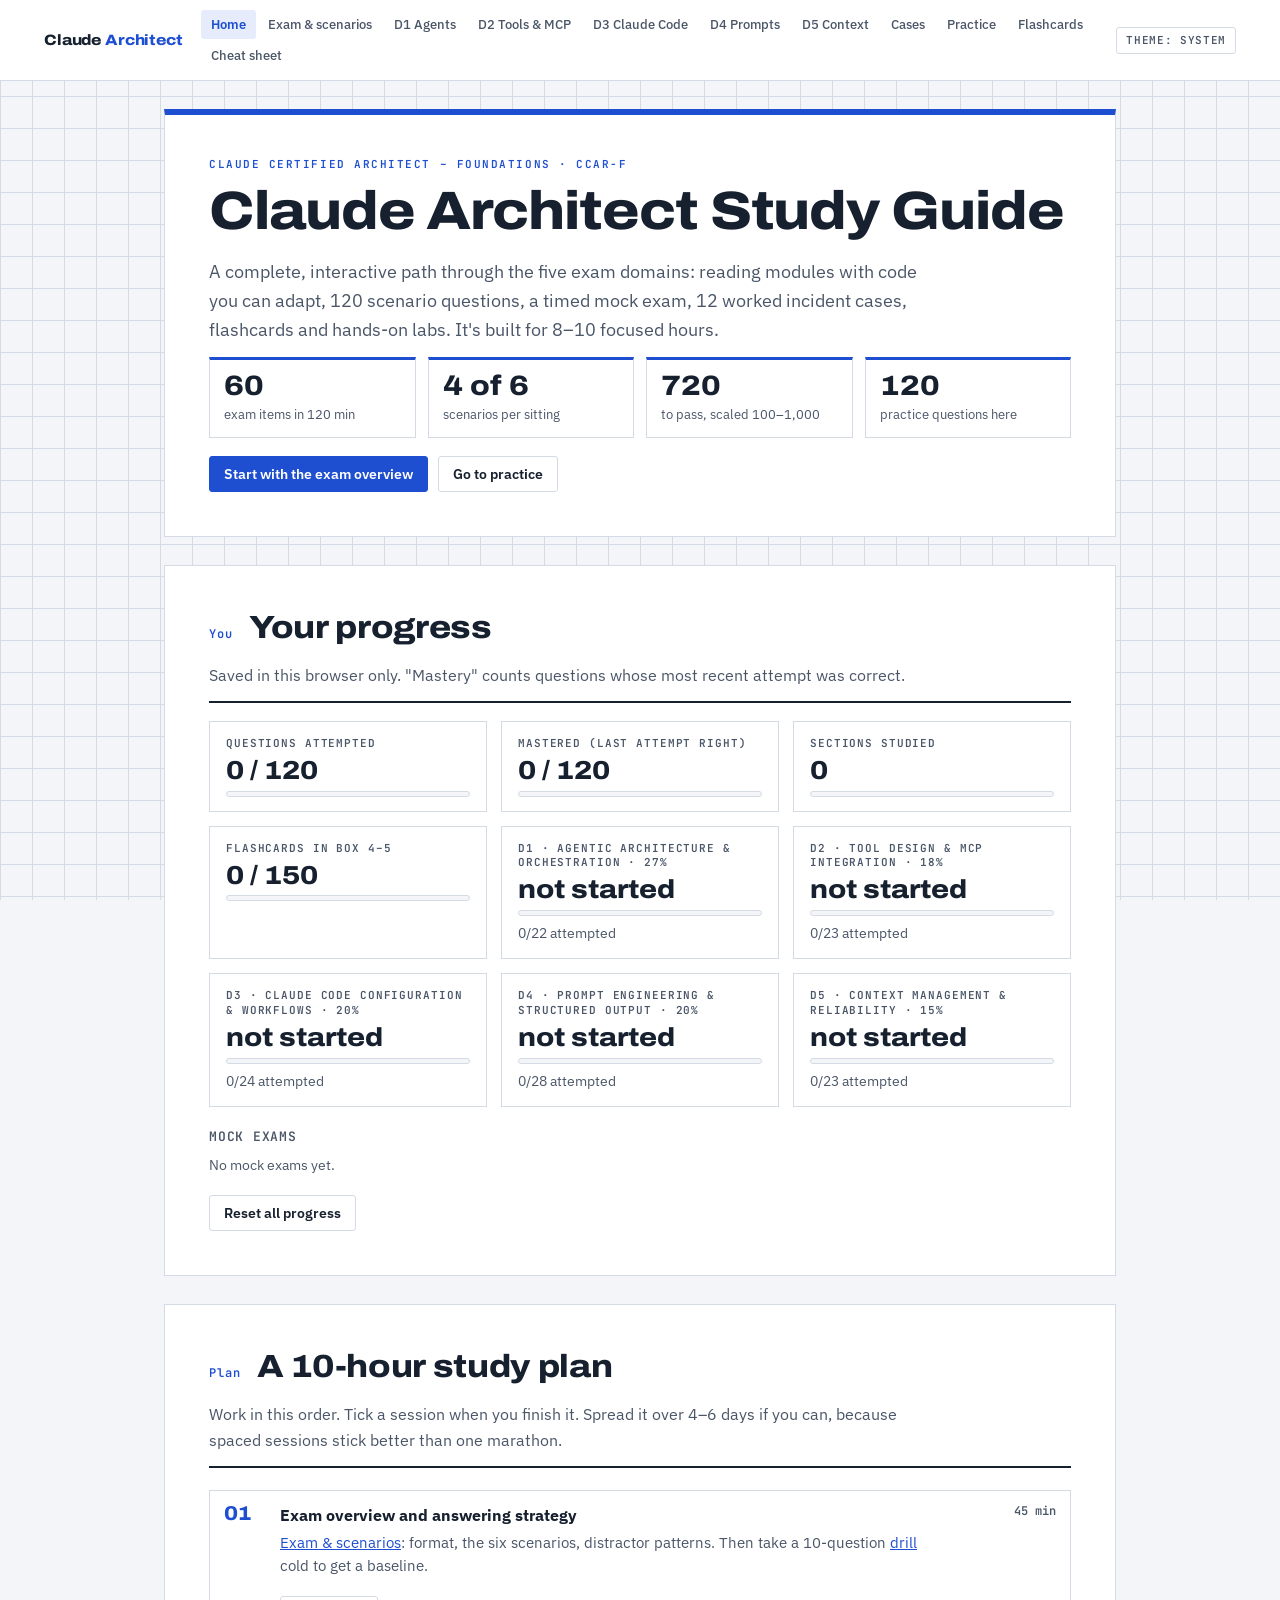
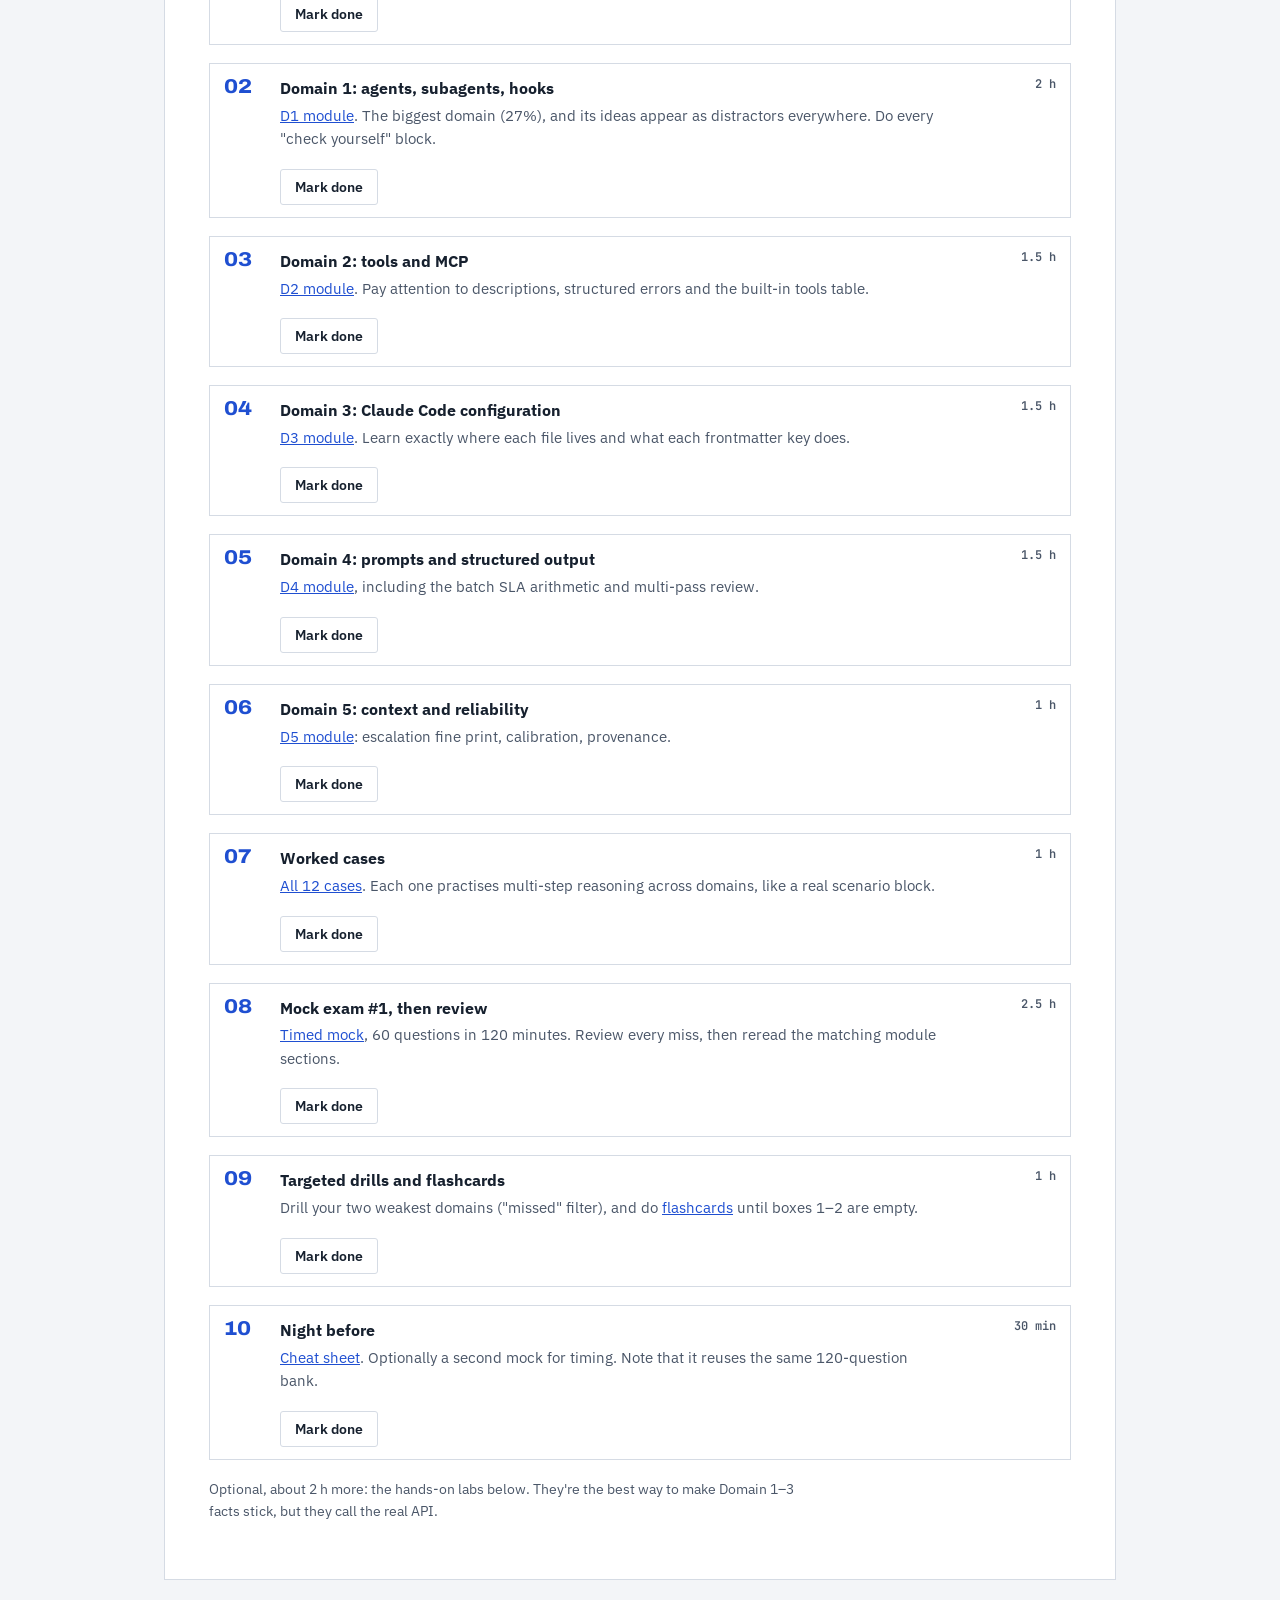
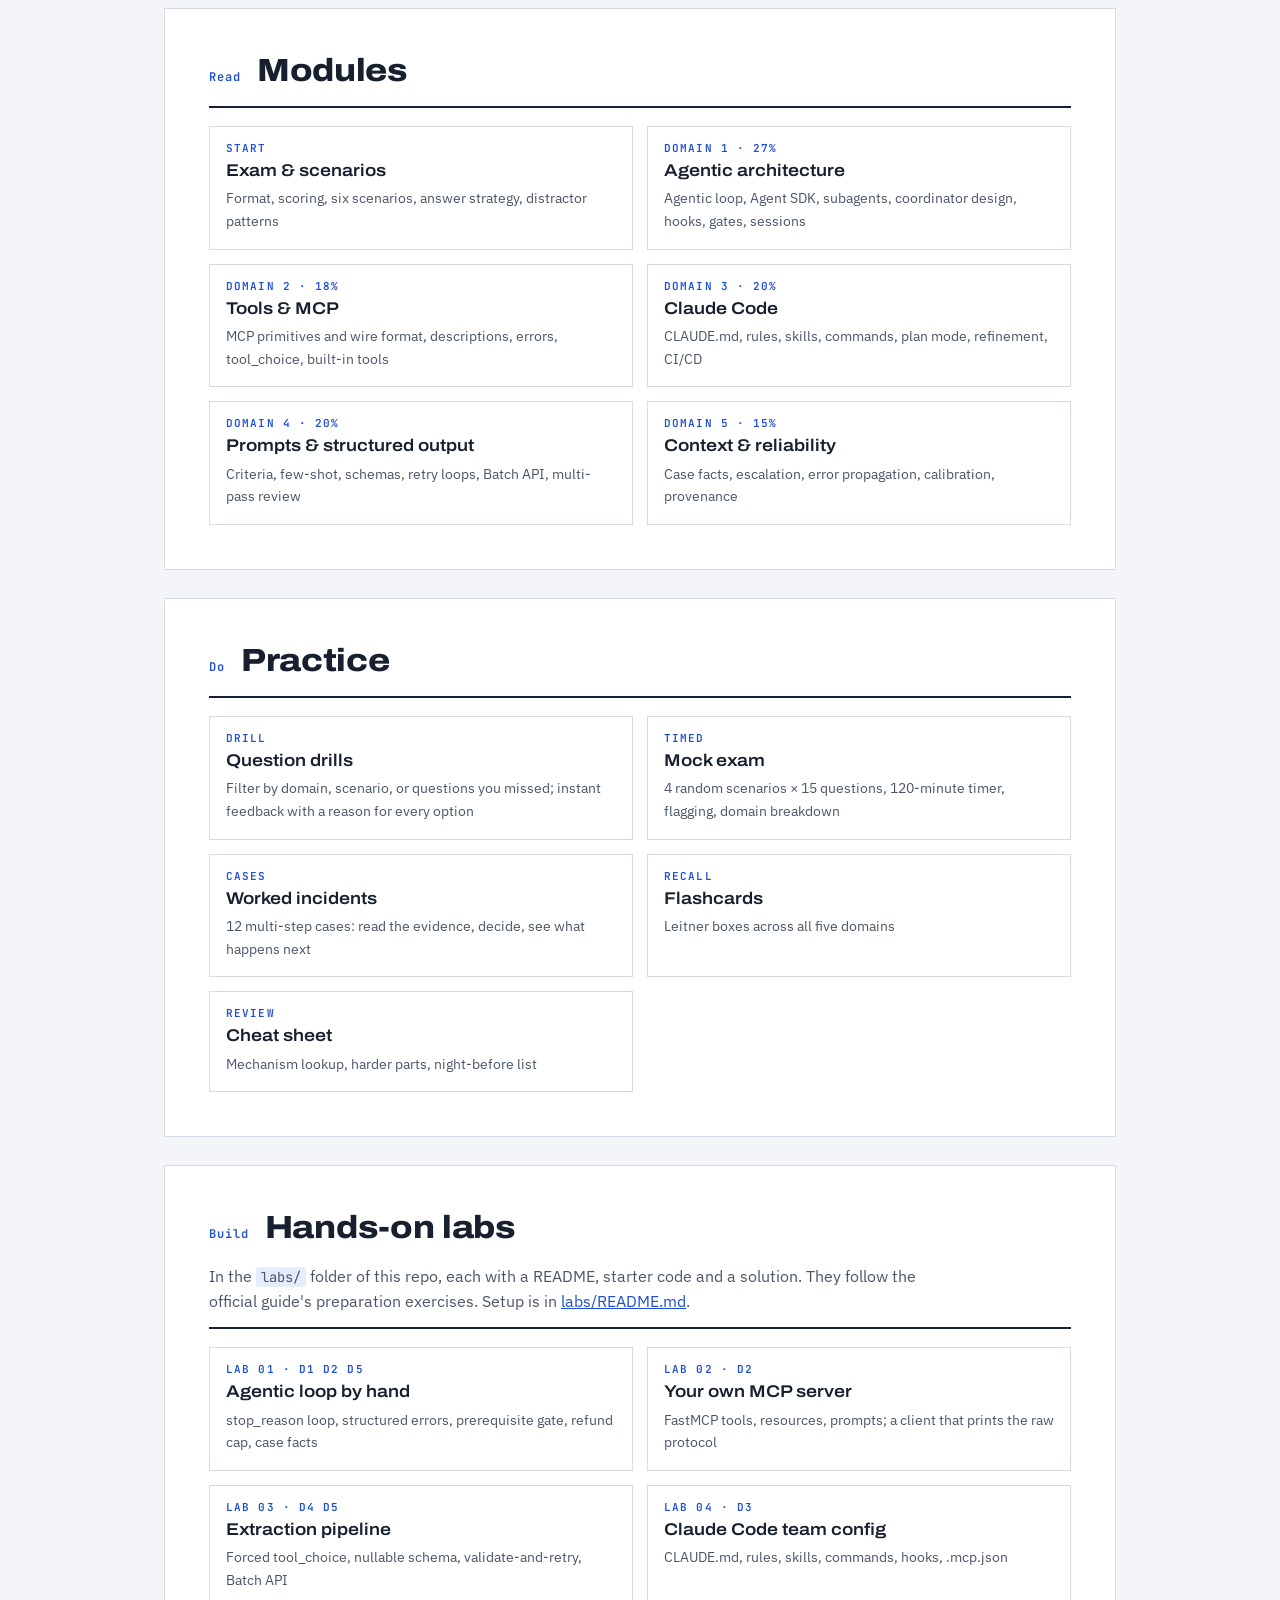
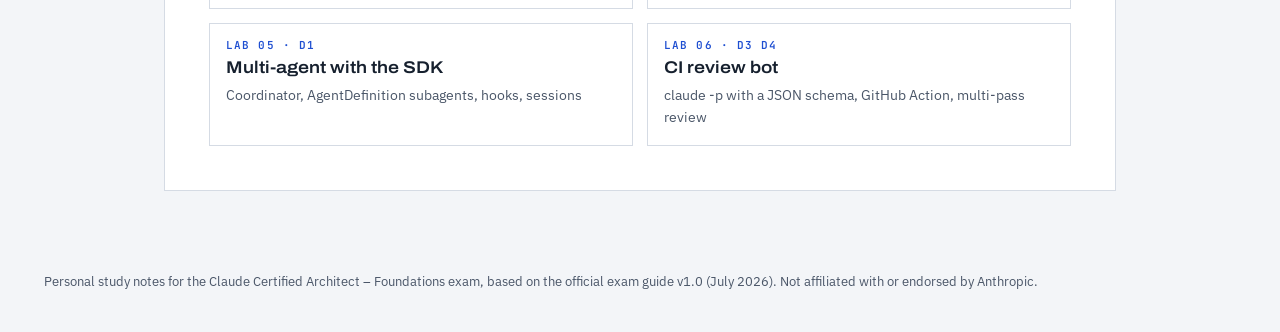
<file: index.html>
<!doctype html>
<html lang="en">
<head>
<meta charset="utf-8">
<meta name="viewport" content="width=device-width, initial-scale=1">
<title>Claude Architect Study Guide</title>
<link rel="preconnect" href="https://fonts.googleapis.com">
<link rel="preconnect" href="https://fonts.gstatic.com" crossorigin>
<link rel="stylesheet" href="https://fonts.googleapis.com/css2?family=Archivo:wdth,wght@100,500;112,600;112,800&family=IBM+Plex+Sans:ital,wght@0,400;0,500;0,600;1,400&family=JetBrains+Mono:wght@400;600&display=swap">
<link rel="stylesheet" href="assets/css/style.css">
</head>
<body data-base="" data-page="home">
<div class="shell wide">
<main>

<section class="sheet hero">
  <p class="eyebrow">Claude Certified Architect – Foundations · CCAR-F</p>
  <h1>Claude Architect Study Guide</h1>
  <p class="lede">A complete, interactive path through the five exam domains: reading modules with code you can adapt, 120 scenario questions, a timed mock exam, 12 worked incident cases, flashcards and hands-on labs. It's built for 8–10 focused hours.</p>
  <div class="facts">
    <div><b>60</b><span>exam items in 120 min</span></div>
    <div><b>4 of 6</b><span>scenarios per sitting</span></div>
    <div><b>720</b><span>to pass, scaled 100–1,000</span></div>
    <div><b id="qcount">120</b><span>practice questions here</span></div>
  </div>
  <div class="row">
    <a class="btn" href="modules/exam.html">Start with the exam overview</a>
    <a class="btn ghost" href="practice.html">Go to practice</a>
  </div>
</section>

<section class="sheet" id="progress">
  <div class="sec-head"><span class="tag">You</span><h2 class="sec">Your progress</h2>
  <p>Saved in this browser only. "Mastery" counts questions whose most recent attempt was correct.</p></div>
  <div class="meters" id="meters"></div>
  <h4>Mock exams</h4>
  <div id="mocks" class="small">No mock exams yet.</div>
  <div class="row" style="margin-top:18px">
    <button class="btn ghost" type="button" id="reset">Reset all progress</button>
    <span id="reset-confirm" hidden class="row"><span class="small">This clears every answer, card and checkbox.</span>
      <button class="btn" type="button" id="reset-yes">Yes, reset</button>
      <button class="btn ghost" type="button" id="reset-no">Cancel</button></span>
  </div>
</section>

<section class="sheet" id="plan">
  <div class="sec-head"><span class="tag">Plan</span><h2 class="sec">A 10-hour study plan</h2>
  <p>Work in this order. Tick a session when you finish it. Spread it over 4–6 days if you can, because spaced sessions stick better than one marathon.</p></div>
  <ol class="plan" id="planlist">
    <li data-k="p1"><div><b>Exam overview and answering strategy</b><p><a href="modules/exam.html">Exam &amp; scenarios</a>: format, the six scenarios, distractor patterns. Then take a 10-question <a href="practice.html">drill</a> cold to get a baseline.</p></div><span class="dur">45 min</span></li>
    <li data-k="p2"><div><b>Domain 1: agents, subagents, hooks</b><p><a href="modules/d1-agentic.html">D1 module</a>. The biggest domain (27%), and its ideas appear as distractors everywhere. Do every "check yourself" block.</p></div><span class="dur">2 h</span></li>
    <li data-k="p3"><div><b>Domain 2: tools and MCP</b><p><a href="modules/d2-tools-mcp.html">D2 module</a>. Pay attention to descriptions, structured errors and the built-in tools table.</p></div><span class="dur">1.5 h</span></li>
    <li data-k="p4"><div><b>Domain 3: Claude Code configuration</b><p><a href="modules/d3-claude-code.html">D3 module</a>. Learn exactly where each file lives and what each frontmatter key does.</p></div><span class="dur">1.5 h</span></li>
    <li data-k="p5"><div><b>Domain 4: prompts and structured output</b><p><a href="modules/d4-prompting.html">D4 module</a>, including the batch SLA arithmetic and multi-pass review.</p></div><span class="dur">1.5 h</span></li>
    <li data-k="p6"><div><b>Domain 5: context and reliability</b><p><a href="modules/d5-context.html">D5 module</a>: escalation fine print, calibration, provenance.</p></div><span class="dur">1 h</span></li>
    <li data-k="p7"><div><b>Worked cases</b><p><a href="cases.html">All 12 cases</a>. Each one practises multi-step reasoning across domains, like a real scenario block.</p></div><span class="dur">1 h</span></li>
    <li data-k="p8"><div><b>Mock exam #1, then review</b><p><a href="practice.html#mock">Timed mock</a>, 60 questions in 120 minutes. Review every miss, then reread the matching module sections.</p></div><span class="dur">2.5 h</span></li>
    <li data-k="p9"><div><b>Targeted drills and flashcards</b><p>Drill your two weakest domains ("missed" filter), and do <a href="flashcards.html">flashcards</a> until boxes 1–2 are empty.</p></div><span class="dur">1 h</span></li>
    <li data-k="p10"><div><b>Night before</b><p><a href="cheatsheet.html">Cheat sheet</a>. Optionally a second mock for timing. Note that it reuses the same 120-question bank.</p></div><span class="dur">30 min</span></li>
  </ol>
  <p class="small">Optional, about 2 h more: the hands-on labs below. They're the best way to make Domain 1–3 facts stick, but they call the real API.</p>
</section>

<section class="sheet" id="modules">
  <div class="sec-head"><span class="tag">Read</span><h2 class="sec">Modules</h2></div>
  <div class="cards">
    <a class="card" href="modules/exam.html"><span class="k">Start</span><b>Exam &amp; scenarios</b><span class="d">Format, scoring, six scenarios, answer strategy, distractor patterns</span></a>
    <a class="card" href="modules/d1-agentic.html"><span class="k">Domain 1 · 27%</span><b>Agentic architecture</b><span class="d">Agentic loop, Agent SDK, subagents, coordinator design, hooks, gates, sessions</span></a>
    <a class="card" href="modules/d2-tools-mcp.html"><span class="k">Domain 2 · 18%</span><b>Tools &amp; MCP</b><span class="d">MCP primitives and wire format, descriptions, errors, tool_choice, built-in tools</span></a>
    <a class="card" href="modules/d3-claude-code.html"><span class="k">Domain 3 · 20%</span><b>Claude Code</b><span class="d">CLAUDE.md, rules, skills, commands, plan mode, refinement, CI/CD</span></a>
    <a class="card" href="modules/d4-prompting.html"><span class="k">Domain 4 · 20%</span><b>Prompts &amp; structured output</b><span class="d">Criteria, few-shot, schemas, retry loops, Batch API, multi-pass review</span></a>
    <a class="card" href="modules/d5-context.html"><span class="k">Domain 5 · 15%</span><b>Context &amp; reliability</b><span class="d">Case facts, escalation, error propagation, calibration, provenance</span></a>
  </div>
</section>

<section class="sheet" id="practice-links">
  <div class="sec-head"><span class="tag">Do</span><h2 class="sec">Practice</h2></div>
  <div class="cards">
    <a class="card" href="practice.html"><span class="k">Drill</span><b>Question drills</b><span class="d">Filter by domain, scenario, or questions you missed; instant feedback with a reason for every option</span></a>
    <a class="card" href="practice.html#mock"><span class="k">Timed</span><b>Mock exam</b><span class="d">4 random scenarios × 15 questions, 120-minute timer, flagging, domain breakdown</span></a>
    <a class="card" href="cases.html"><span class="k">Cases</span><b>Worked incidents</b><span class="d">12 multi-step cases: read the evidence, decide, see what happens next</span></a>
    <a class="card" href="flashcards.html"><span class="k">Recall</span><b>Flashcards</b><span class="d">Leitner boxes across all five domains</span></a>
    <a class="card" href="cheatsheet.html"><span class="k">Review</span><b>Cheat sheet</b><span class="d">Mechanism lookup, harder parts, night-before list</span></a>
  </div>
</section>

<section class="sheet" id="labs">
  <div class="sec-head"><span class="tag">Build</span><h2 class="sec">Hands-on labs</h2>
  <p>In the <code>labs/</code> folder of this repo, each with a README, starter code and a solution. They follow the official guide's preparation exercises. Setup is in <a href="labs/README.md">labs/README.md</a>.</p></div>
  <div class="cards">
    <a class="card" href="labs/01-agent-loop/README.md"><span class="k">Lab 01 · D1 D2 D5</span><b>Agentic loop by hand</b><span class="d">stop_reason loop, structured errors, prerequisite gate, refund cap, case facts</span></a>
    <a class="card" href="labs/02-mcp-server/README.md"><span class="k">Lab 02 · D2</span><b>Your own MCP server</b><span class="d">FastMCP tools, resources, prompts; a client that prints the raw protocol</span></a>
    <a class="card" href="labs/03-extraction-pipeline/README.md"><span class="k">Lab 03 · D4 D5</span><b>Extraction pipeline</b><span class="d">Forced tool_choice, nullable schema, validate-and-retry, Batch API</span></a>
    <a class="card" href="labs/04-claude-code-config/README.md"><span class="k">Lab 04 · D3</span><b>Claude Code team config</b><span class="d">CLAUDE.md, rules, skills, commands, hooks, .mcp.json</span></a>
    <a class="card" href="labs/05-multi-agent-sdk/README.md"><span class="k">Lab 05 · D1</span><b>Multi-agent with the SDK</b><span class="d">Coordinator, AgentDefinition subagents, hooks, sessions</span></a>
    <a class="card" href="labs/06-ci-review/README.md"><span class="k">Lab 06 · D3 D4</span><b>CI review bot</b><span class="d">claude -p with a JSON schema, GitHub Action, multi-pass review</span></a>
  </div>
</section>

</main>
</div>
<footer class="footer">Personal study notes for the Claude Certified Architect – Foundations exam, based on the official exam guide v1.0 (July 2026). Not affiliated with or endorsed by Anthropic.</footer>
<script src="assets/js/data/questions-s1-s3.js"></script>
<script src="assets/js/data/questions-s2-s4.js"></script>
<script src="assets/js/data/questions-s5-s6.js"></script>
<script src="assets/js/data/flashcards.js"></script>
<script src="assets/js/app.js"></script>
<script>
(function () {
  const { store, progress, DOM, WEIGHT } = window.CCA;
  const bank = window.QBANK || [];
  document.getElementById("qcount").textContent = bank.length;

  function render() {
    const p = progress();
    const meters = document.getElementById("meters");
    const total = bank.length;
    const seen = Object.values(p.byDom).reduce((s, d) => s + d.seen, 0);
    const right = Object.values(p.byDom).reduce((s, d) => s + d.right, 0);
    const cards = window.FLASHCARDS || [];
    const mastered = cards.filter((c) => (store.get("fc:" + c.id, { box: 0 }).box || 0) >= 4).length;
    const tiles = [
      { lbl: "Questions attempted", val: `${seen} / ${total}`, pct: total ? seen / total : 0 },
      { lbl: "Mastered (last attempt right)", val: `${right} / ${total}`, pct: total ? right / total : 0, ok: true },
      { lbl: "Sections studied", val: `${p.readKeys.length}`, pct: Math.min(1, p.readKeys.length / 60) },
      { lbl: "Flashcards in box 4–5", val: `${mastered} / ${cards.length}`, pct: cards.length ? mastered / cards.length : 0 },
    ];
    for (let d = 1; d <= 5; d++) {
      const x = p.byDom[d];
      const acc = x.seen ? x.right / x.seen : 0;
      tiles.push({ lbl: `D${d} · ${DOM[d]} · ${WEIGHT[d]}%`, val: x.seen ? `${Math.round(acc * 100)}% right` : "not started",
                   sub: `${x.seen}/${x.total} attempted`, pct: acc, ok: acc >= 0.8, warn: x.seen && acc < 0.7 });
    }
    meters.innerHTML = tiles.map((t) => `<div class="meter"><div class="lbl">${t.lbl}</div><div class="val">${t.val}</div>
      <div class="bar ${t.ok ? "ok" : t.warn ? "warn" : ""}"><i style="width:${Math.round(t.pct * 100)}%"></i></div>
      ${t.sub ? `<div class="small" style="margin-top:6px">${t.sub}</div>` : ""}</div>`).join("");

    const mocks = store.get("mocks", []);
    const mbox = document.getElementById("mocks");
    if (mocks.length) {
      mbox.innerHTML = `<div class="tbl"><table><thead><tr><th>Date</th><th>Score</th><th>Scenarios</th><th>Weakest domain</th><th>Time used</th></tr></thead><tbody>` +
        mocks.slice().reverse().map((m) => {
          const weakest = Object.entries(m.byDom).filter(([, v]) => v.n).sort((a, b) => a[1].c / a[1].n - b[1].c / b[1].n)[0];
          return `<tr><td>${new Date(m.t).toLocaleDateString()}</td><td class="num">${m.c}/${m.n} (${Math.round(100 * m.c / m.n)}%)</td>
            <td>${m.scen.join(", ")}</td><td>${weakest ? "D" + weakest[0] + " " + Math.round(100 * weakest[1].c / weakest[1].n) + "%" : "–"}</td>
            <td class="num">${Math.round(m.secs / 60)} min</td></tr>`;
        }).join("") + "</tbody></table></div>";
    }
  }

  document.querySelectorAll("#planlist li").forEach((li) => {
    const key = "plan:" + li.dataset.k;
    const box = document.createElement("button");
    box.type = "button";
    box.className = "btn ghost";
    box.style.gridColumn = "2";
    box.style.justifySelf = "start";
    const paint = () => {
      const done = store.get(key, false);
      box.classList.toggle("is-done", done);
      box.className = "btn ghost done-btn" + (done ? " is-done" : "");
      box.style.marginTop = "6px";
      box.textContent = done ? "✓ Done" : "Mark done";
    };
    box.addEventListener("click", () => { store.set(key, !store.get(key, false)); paint(); });
    li.appendChild(box);
    paint();
  });

  const reset = document.getElementById("reset"), conf = document.getElementById("reset-confirm");
  reset.addEventListener("click", () => { conf.hidden = false; reset.hidden = true; });
  document.getElementById("reset-no").addEventListener("click", () => { conf.hidden = true; reset.hidden = false; });
  document.getElementById("reset-yes").addEventListener("click", () => {
    const theme = store.get("theme", "system");
    store.clearAll(); store.set("theme", theme);
    conf.hidden = true; reset.hidden = false; render();
    document.querySelectorAll("#planlist li .done-btn").forEach((b) => { b.classList.remove("is-done"); b.textContent = "Mark done"; });
  });
  render();
})();
</script>
</body>
</html>
</file>
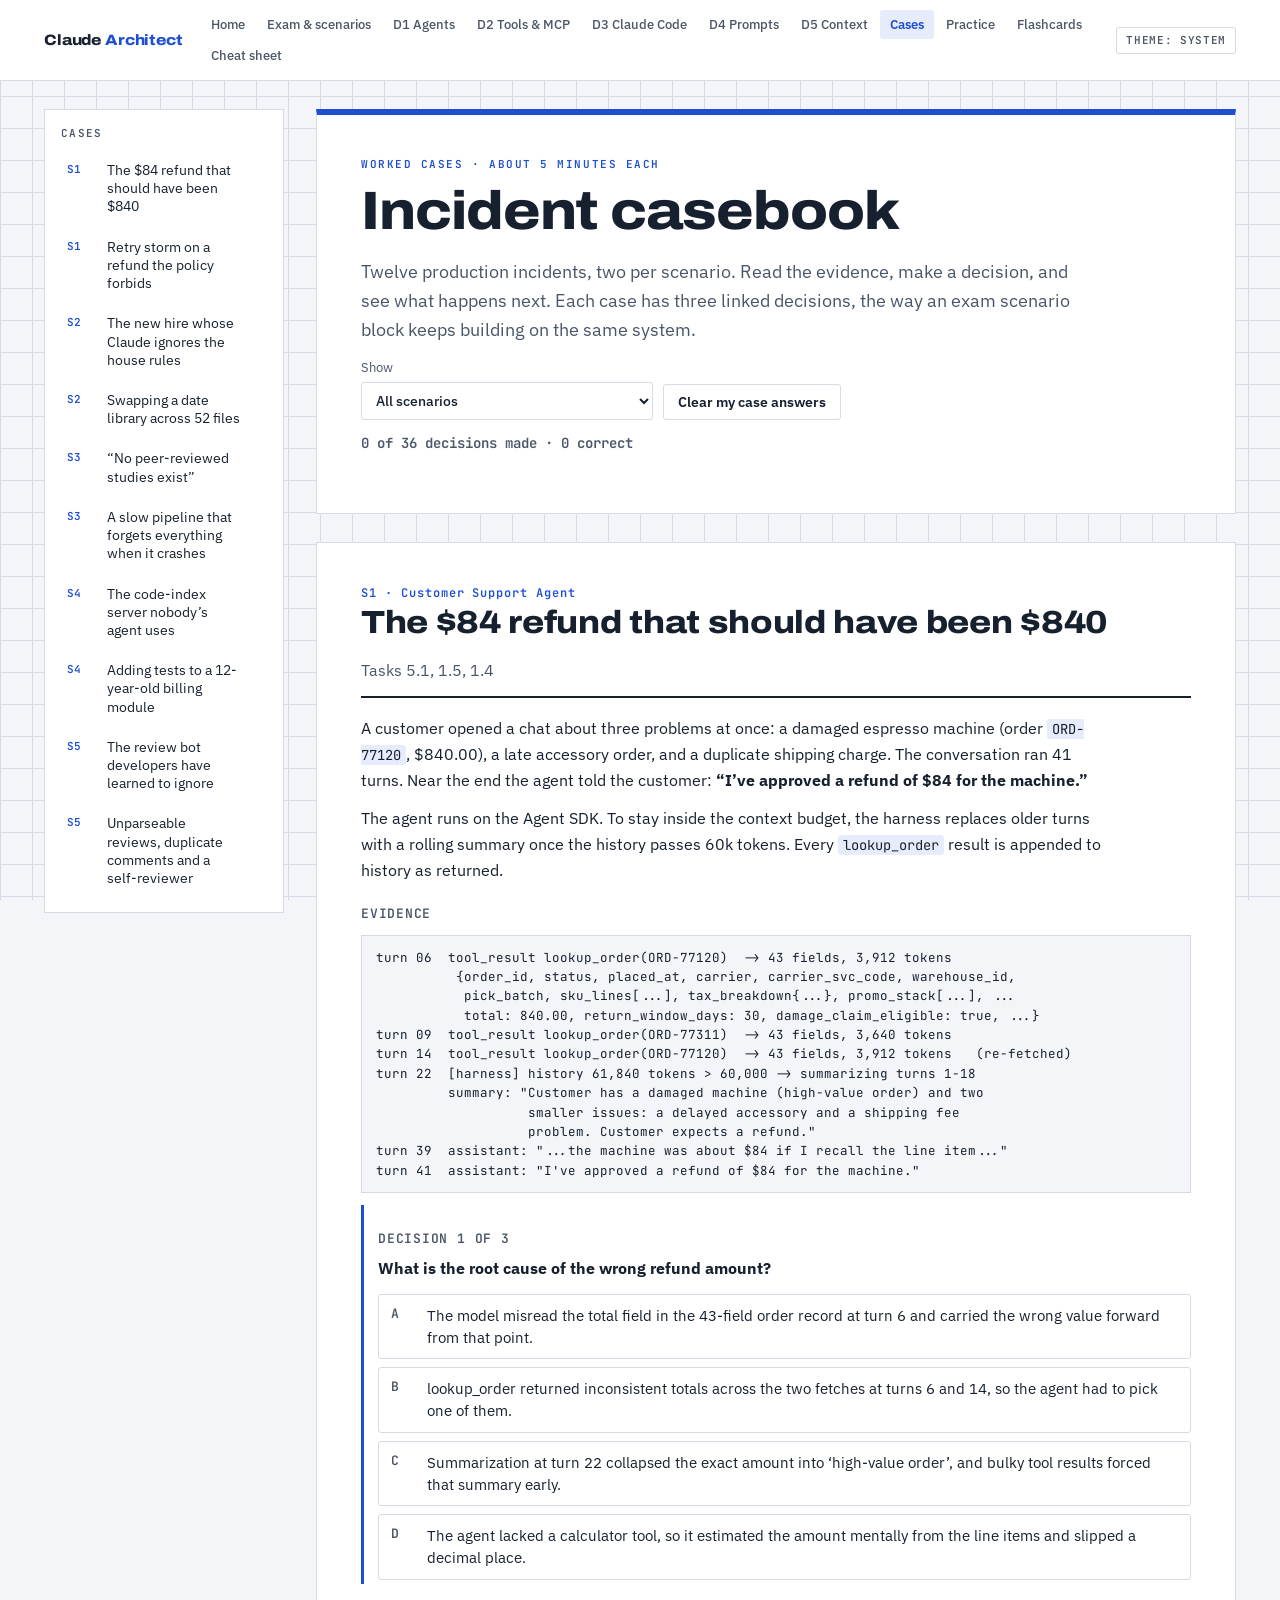
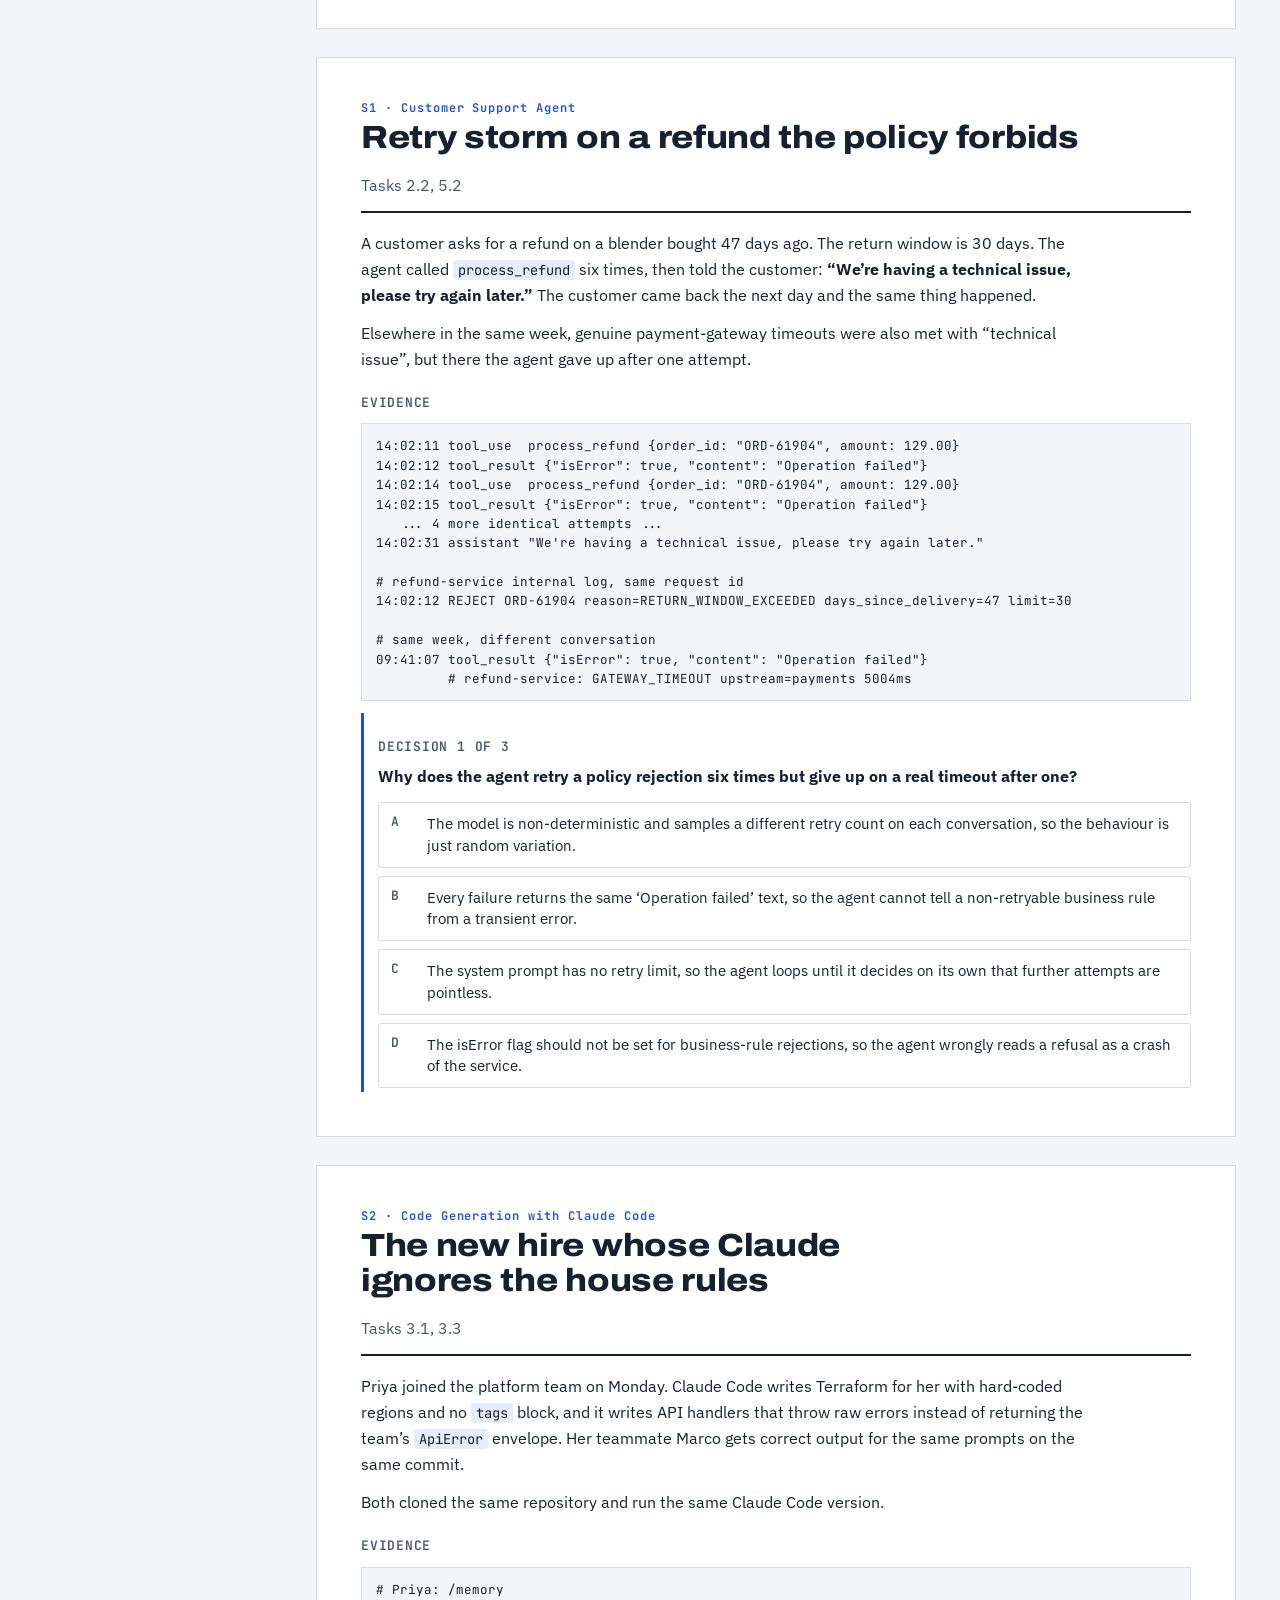
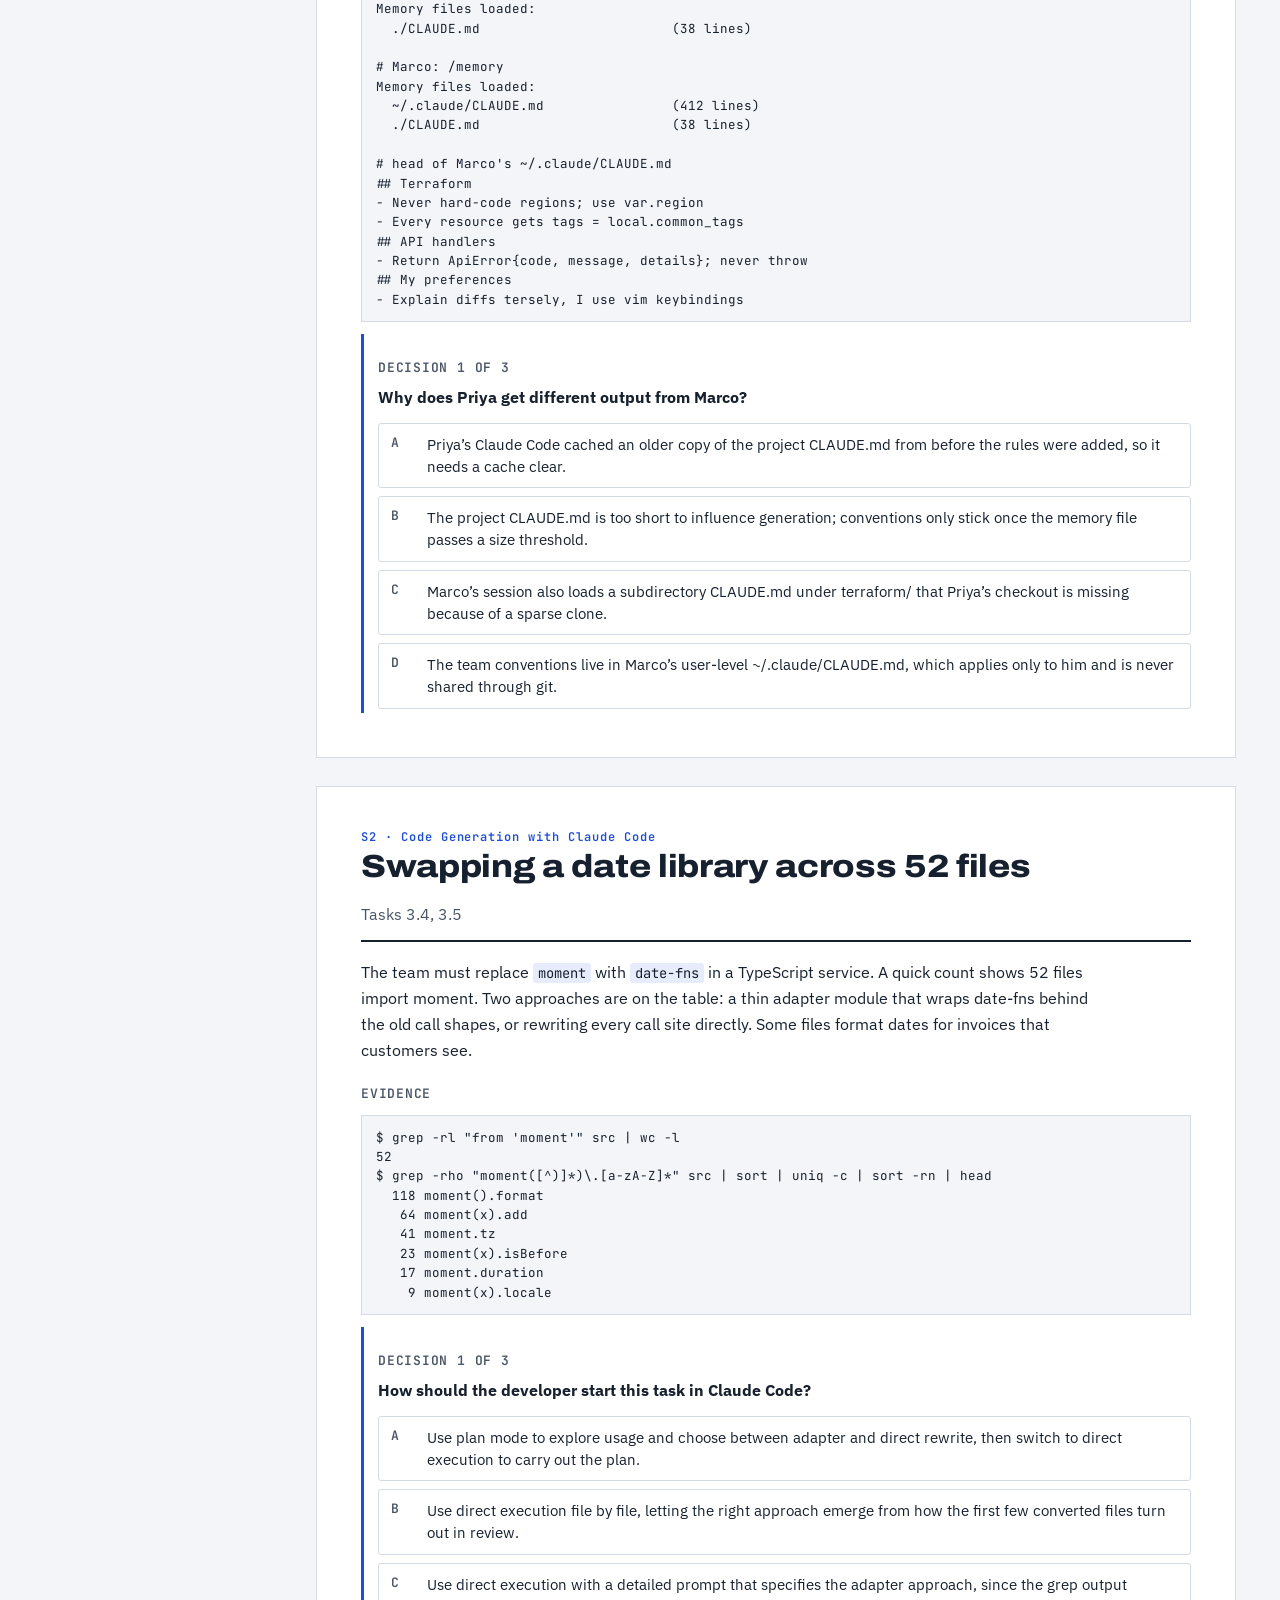
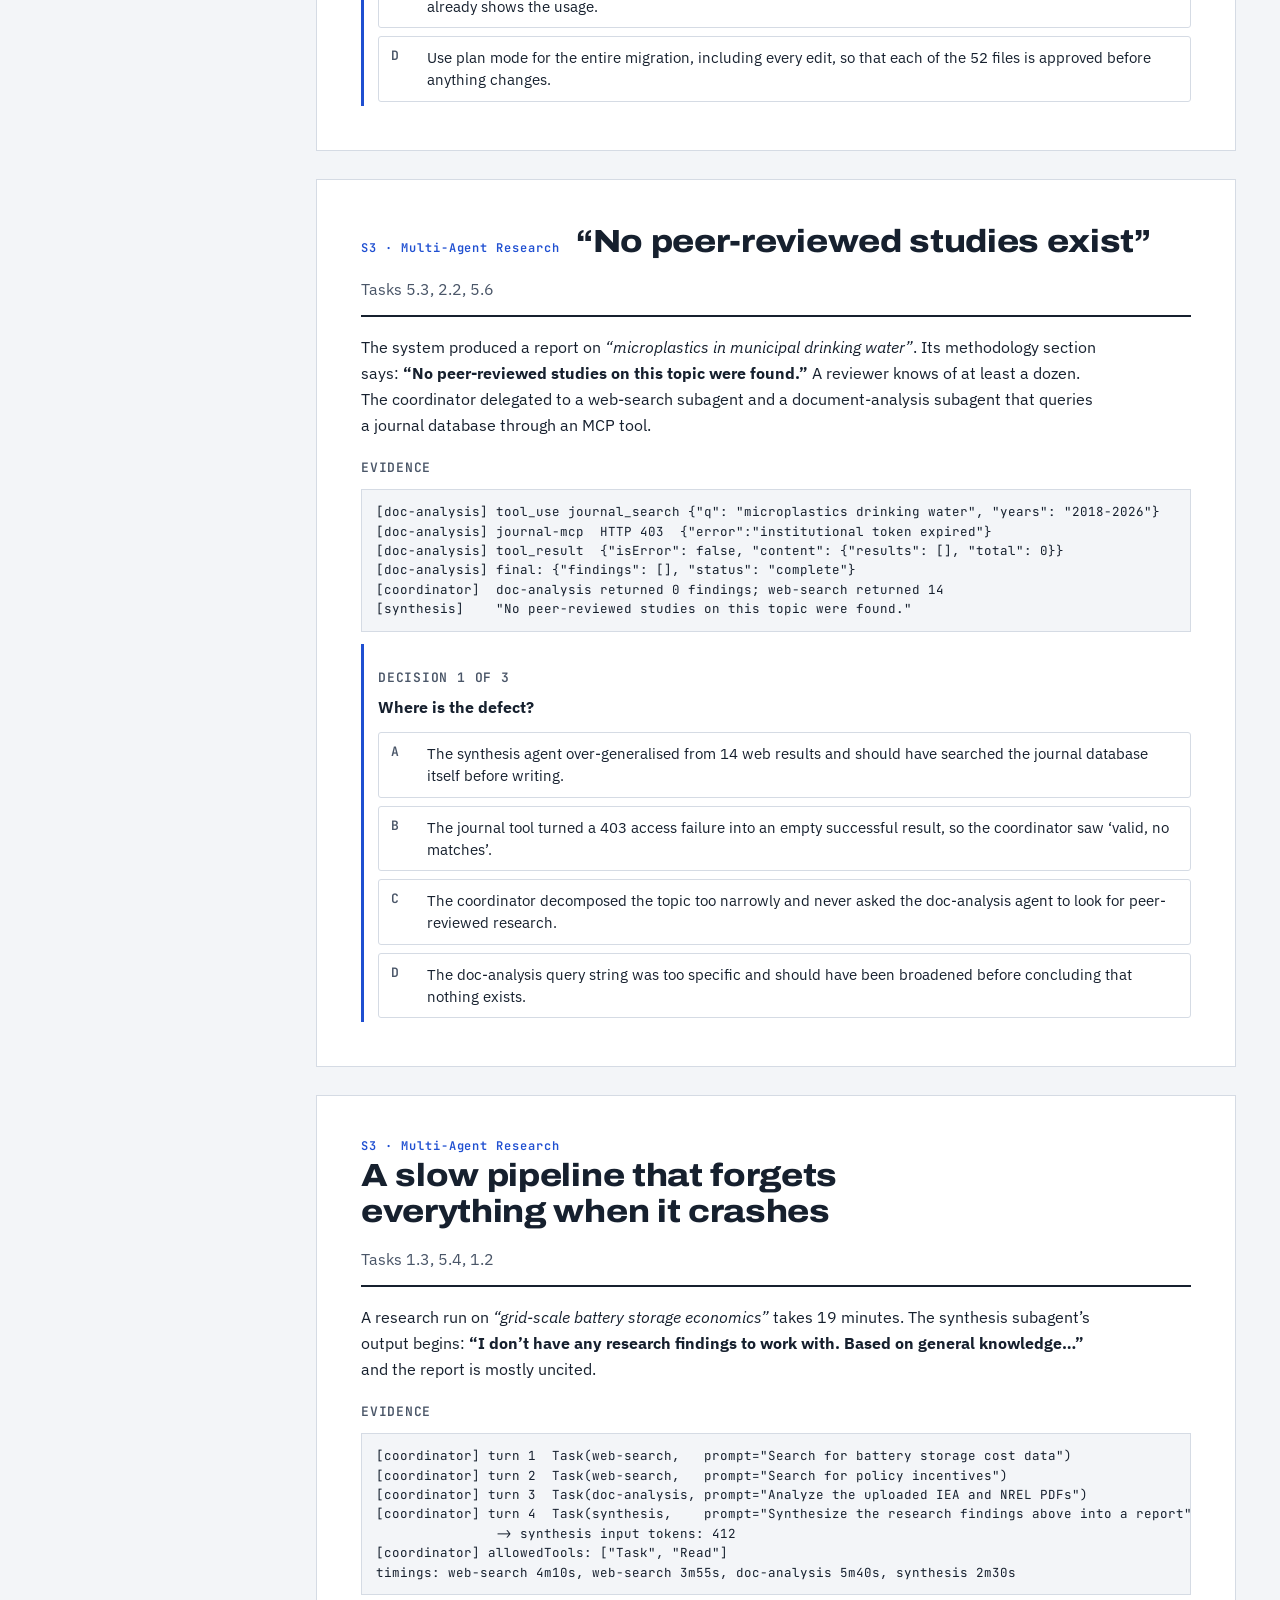
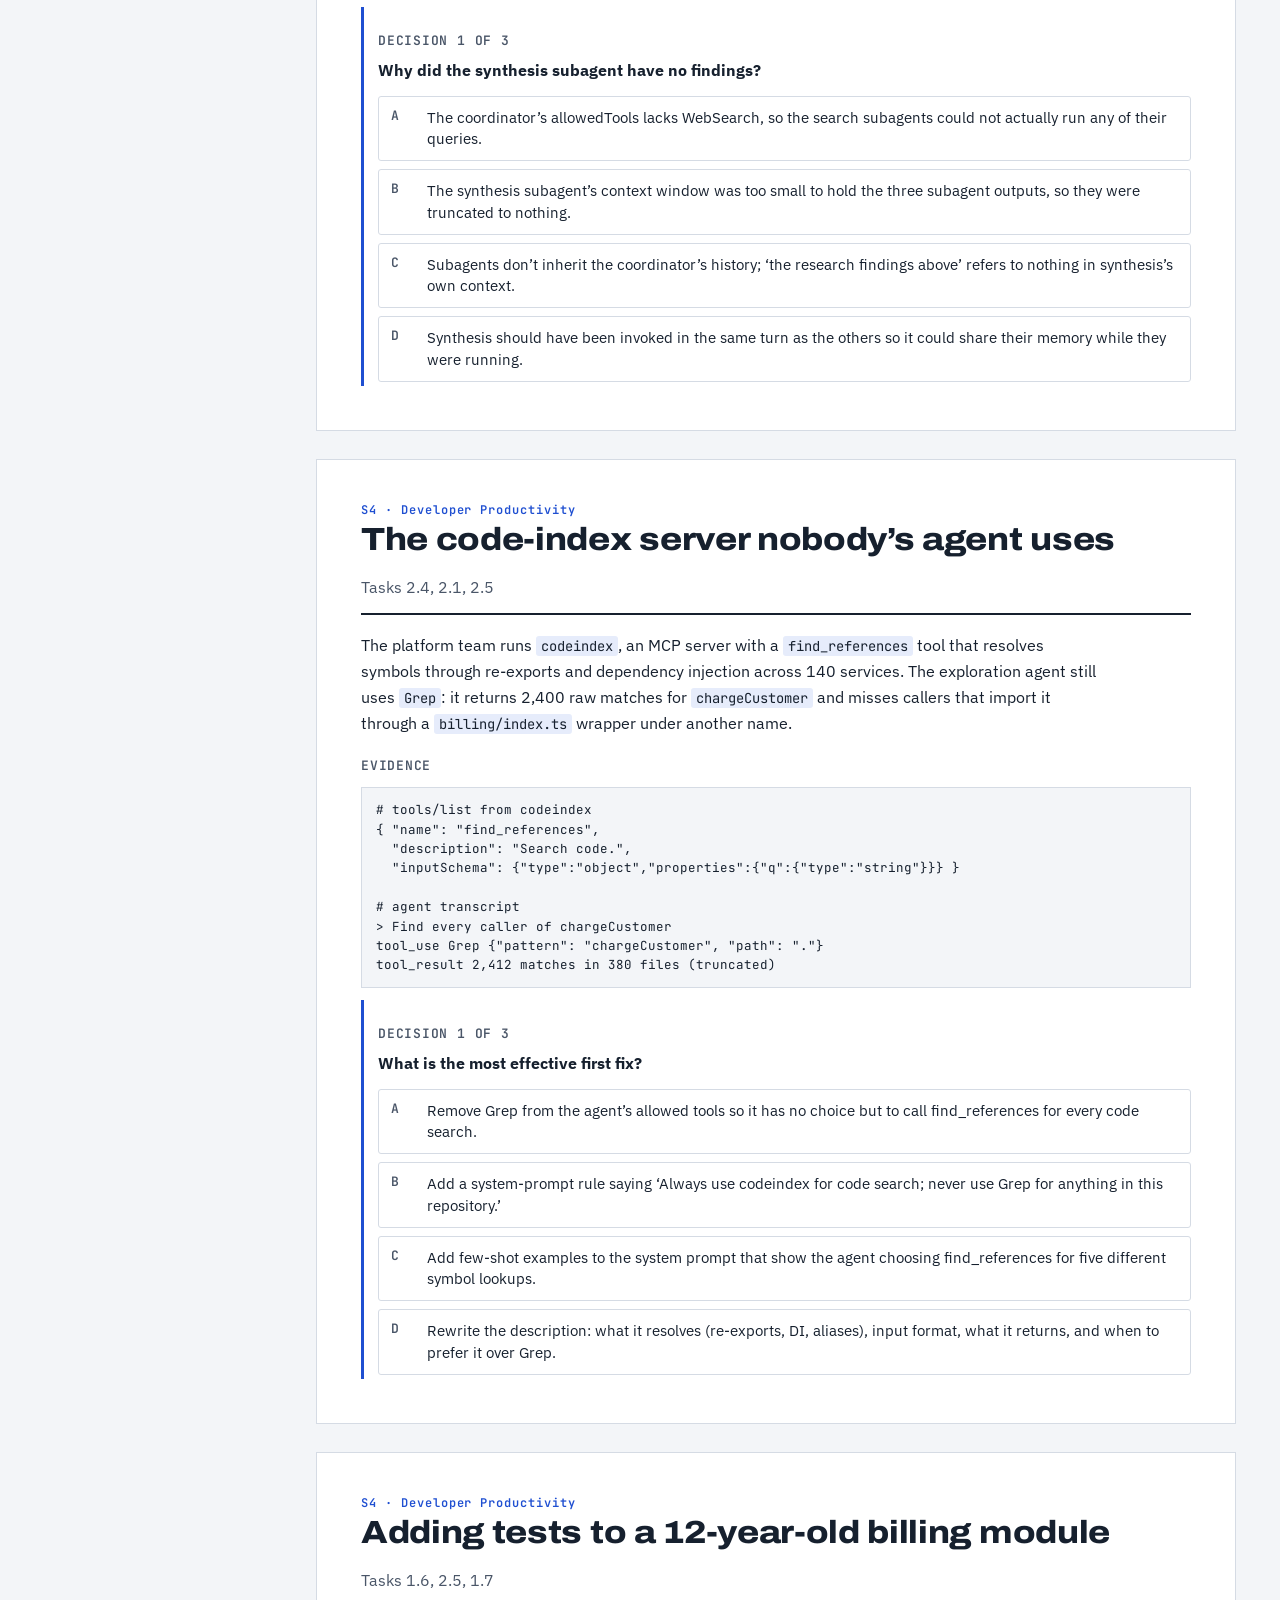
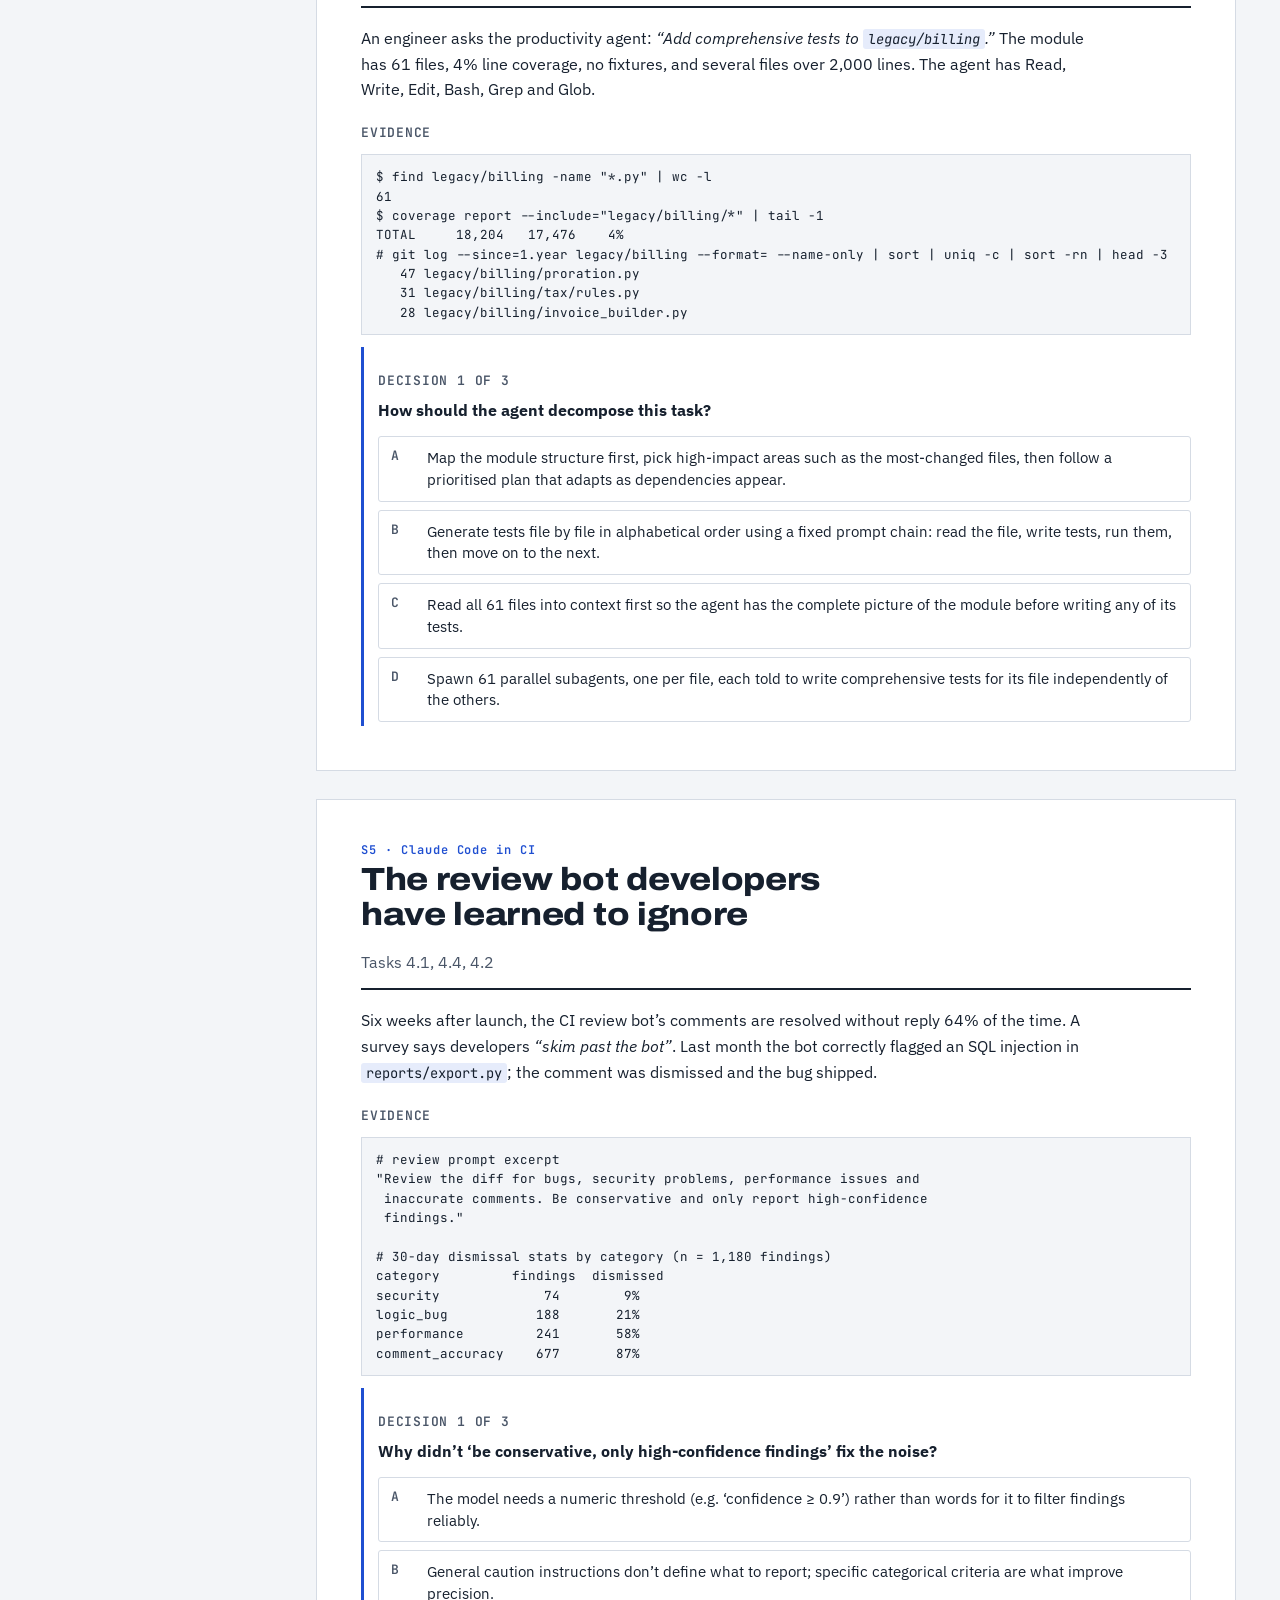
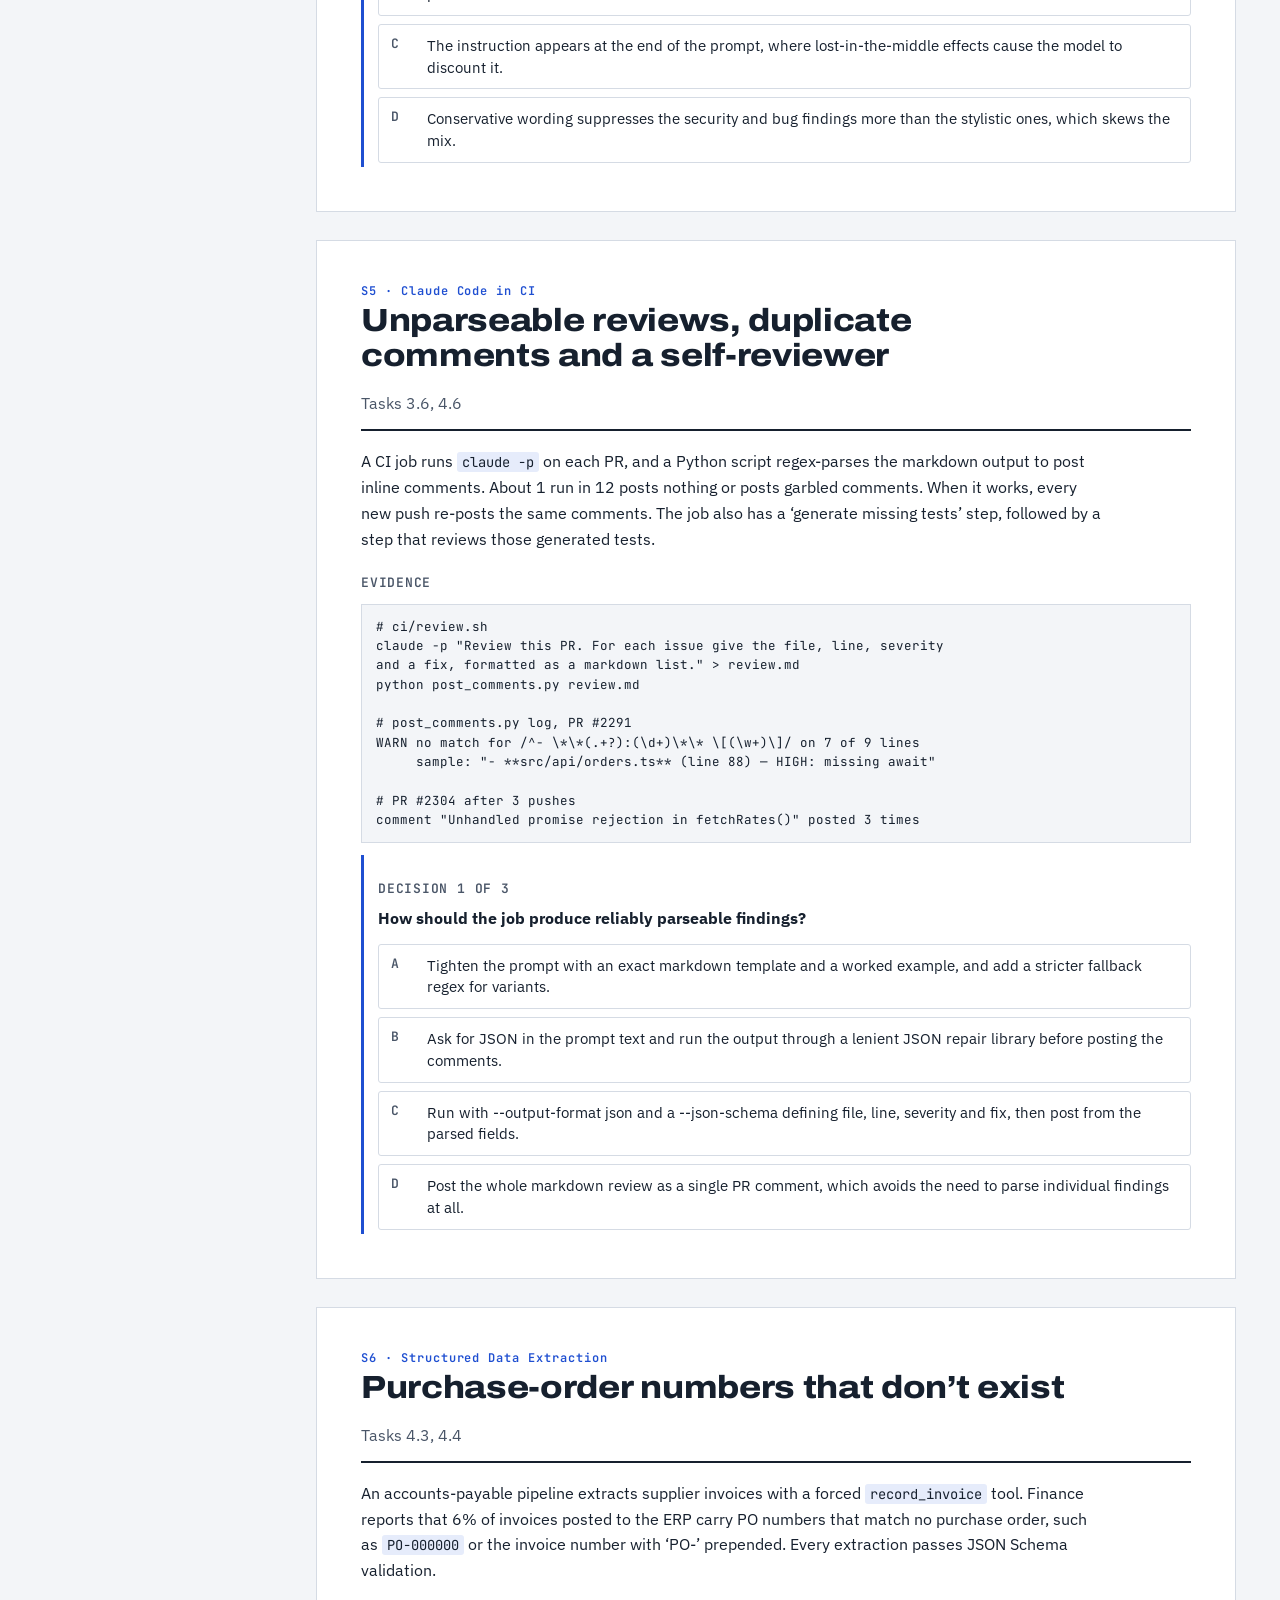
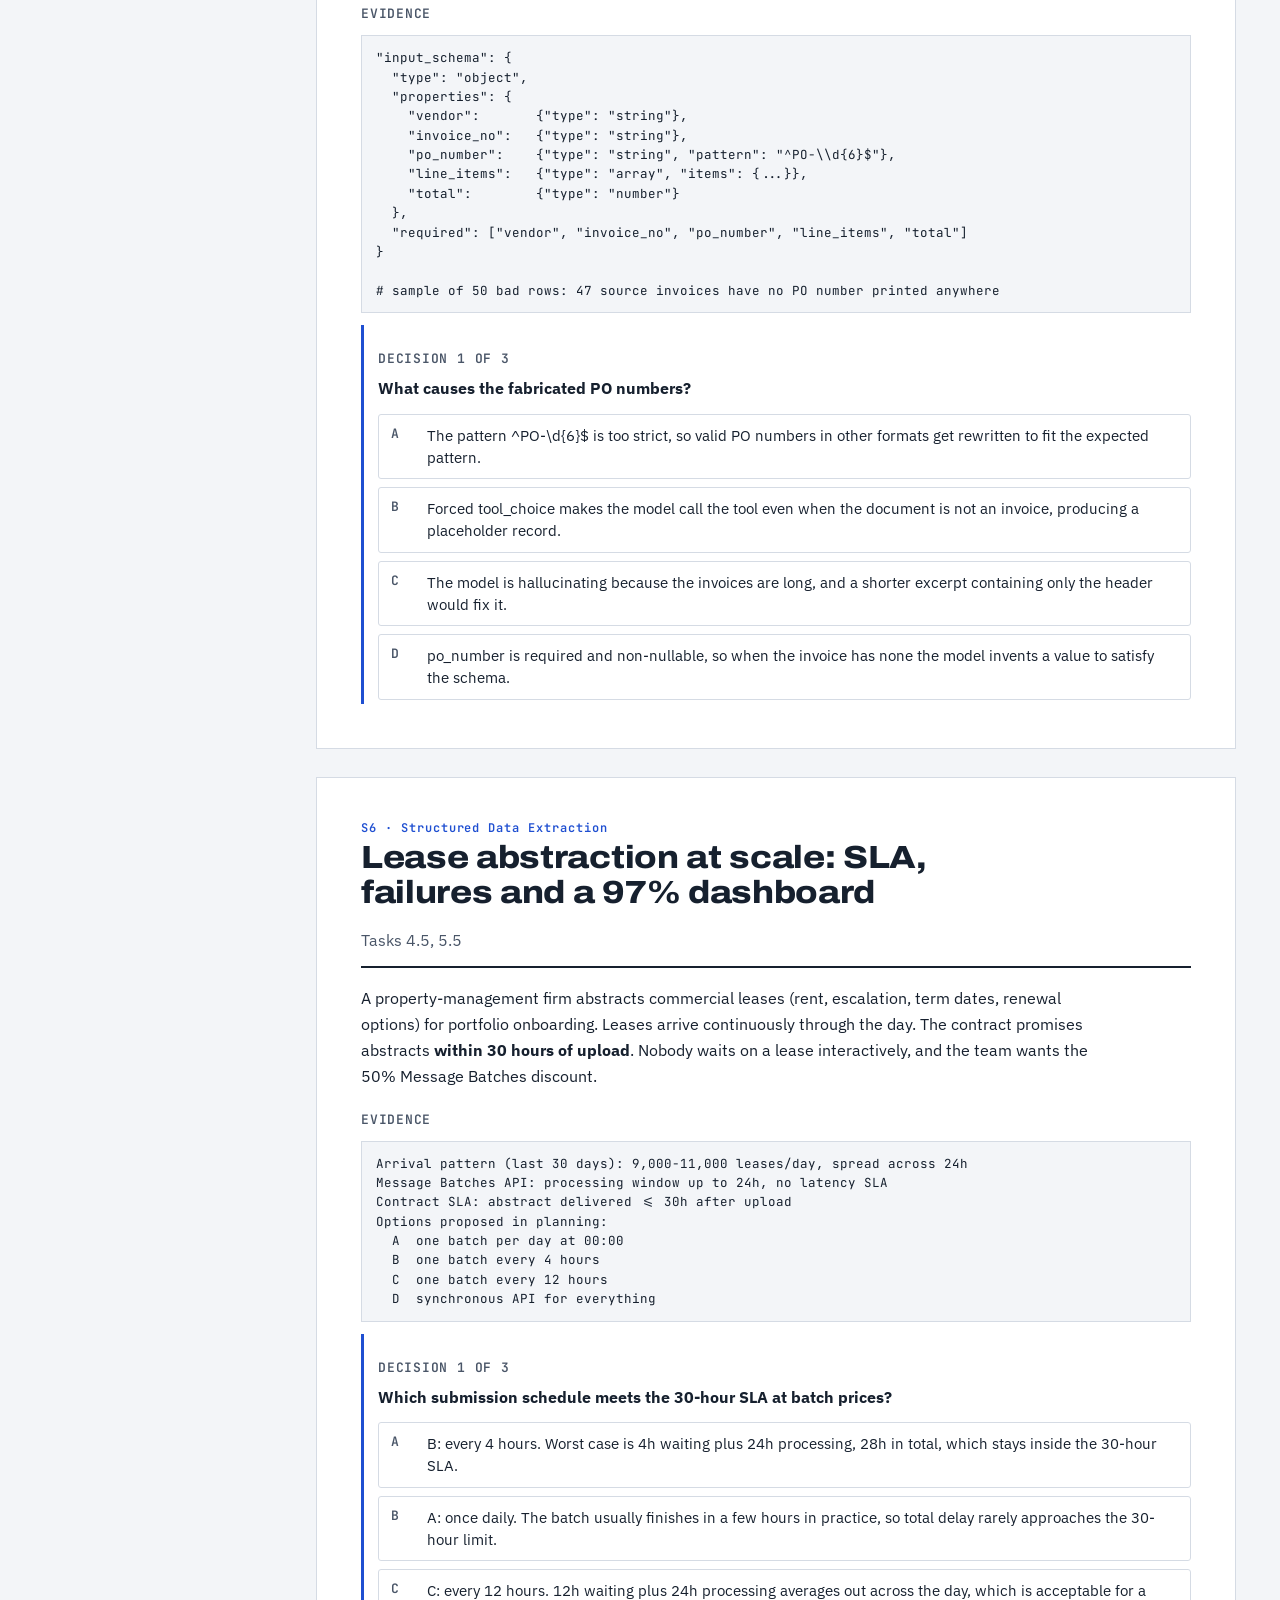
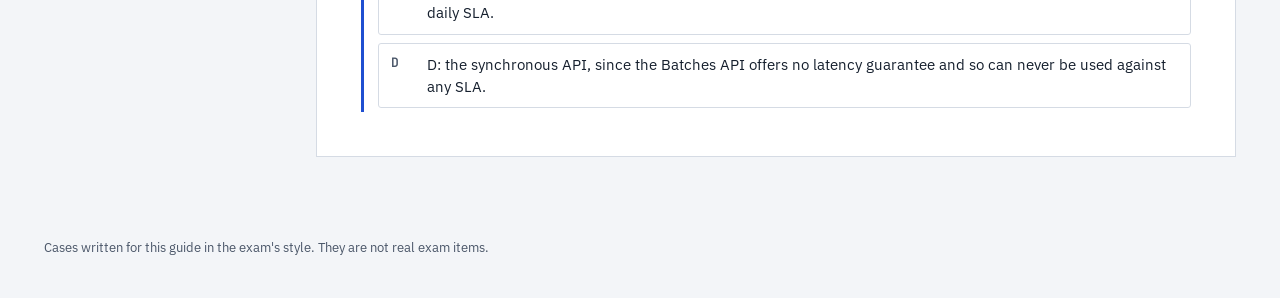
<file: cases.html>
<!doctype html>
<html lang="en">
<head>
<meta charset="utf-8">
<meta name="viewport" content="width=device-width, initial-scale=1">
<title>Worked Cases</title>
<link rel="preconnect" href="https://fonts.googleapis.com">
<link rel="preconnect" href="https://fonts.gstatic.com" crossorigin>
<link rel="stylesheet" href="https://fonts.googleapis.com/css2?family=Archivo:wdth,wght@100,500;112,600;112,800&family=IBM+Plex+Sans:ital,wght@0,400;0,500;0,600;1,400&family=JetBrains+Mono:wght@400;600&display=swap">
<link rel="stylesheet" href="assets/css/style.css">
</head>
<body data-base="" data-page="cases">
<div class="shell">
<nav class="toc" aria-label="Cases" id="case-toc"></nav>
<main>
<section class="sheet hero">
  <p class="eyebrow">Worked cases · about 5 minutes each</p>
  <h1>Incident casebook</h1>
  <p class="lede">Twelve production incidents, two per scenario. Read the evidence, make a decision, and see what happens next. Each case has three linked decisions, the way an exam scenario block keeps building on the same system.</p>
  <div class="row">
    <label class="field">Show<select id="c-filter"><option value="">All scenarios</option></select></label>
    <button class="btn ghost" type="button" id="c-reset" style="align-self:end">Clear my case answers</button>
  </div>
  <p class="score" id="c-score" style="margin-top:14px"></p>
</section>
<div id="cases" style="display:flex;flex-direction:column;gap:28px"></div>
</main>
</div>
<footer class="footer">Cases written for this guide in the exam's style. They are not real exam items.</footer>
<script src="assets/js/data/cases.js"></script>
<script src="assets/js/app.js"></script>
<script>
(function () {
  const { store, shuffle, SCEN, LETTERS } = window.CCA;
  const cases = window.CASES || [];
  const host = document.getElementById("cases");
  const filter = document.getElementById("c-filter");
  for (let s = 1; s <= 6; s++) filter.insertAdjacentHTML("beforeend", `<option value="${s}">S${s} · ${SCEN[s]}</option>`);

  function score() {
    let done = 0, right = 0, total = 0;
    cases.forEach((c) => { total += c.steps.length; const st = store.get("case:" + c.id, {}); Object.values(st).forEach((v) => { done++; if (v.ok) right++; }); });
    document.getElementById("c-score").textContent = `${done} of ${total} decisions made · ${right} correct`;
  }

  function renderCase(c) {
    const sec = document.createElement("section");
    sec.className = "sheet";
    sec.id = c.id;
    sec.innerHTML = `<div class="sec-head"><span class="tag">S${c.scenario} · ${SCEN[c.scenario]}</span><h2 class="sec">${c.title}</h2>
      <p>Tasks ${c.tasks.join(", ")}</p></div><div class="brief">${c.brief}</div>
      ${c.evidence ? `<h4>Evidence</h4><pre class="evidence"></pre>` : ""}<div class="steps"></div>`;
    if (c.evidence) sec.querySelector("pre.evidence").textContent = c.evidence;
    const stepsEl = sec.querySelector(".steps");
    const saved = store.get("case:" + c.id, {});

    function renderStep(i) {
      const s = c.steps[i];
      const el = document.createElement("div");
      el.className = "step";
      el.innerHTML = `<h4>Decision ${i + 1} of ${c.steps.length}</h4><p class="stem"><strong>${s.q}</strong></p><div class="opts"></div><div class="then" hidden></div>`;
      const opts = el.querySelector(".opts"), then = el.querySelector(".then");
      const order = s.options.map((_, k) => k);
      const btns = order.map((k, pos) => {
        const b = document.createElement("button");
        b.type = "button";
        b.innerHTML = `<span>${LETTERS[pos]}</span><div>${s.options[k]}</div>`;
        b.addEventListener("click", () => answer(k));
        opts.appendChild(b);
        return b;
      });
      function answer(k, restoring) {
        btns.forEach((b, pos) => {
          const kk = order[pos];
          b.disabled = true;
          if (kk === s.answer) b.classList.add("right");
          else if (kk === k) b.classList.add("wrong");
          const r = document.createElement("div");
          r.className = "rat";
          r.innerHTML = (kk === s.answer ? "✓ " : "✗ ") + s.feedback[kk];
          b.appendChild(r);
        });
        if (s.then) { then.innerHTML = s.then; then.hidden = false; }
        if (!restoring) {
          const st = store.get("case:" + c.id, {});
          st[i] = { pick: k, ok: k === s.answer };
          store.set("case:" + c.id, st);
          score();
        }
        if (i + 1 < c.steps.length) renderStep(i + 1);
        else {
          const l = document.createElement("div");
          l.className = "lesson";
          l.innerHTML = `<b>What this case teaches</b>${c.lesson}`;
          stepsEl.appendChild(l);
        }
      }
      stepsEl.appendChild(el);
      if (saved[i]) answer(saved[i].pick, true);
    }
    renderStep(0);
    return sec;
  }

  function renderAll() {
    host.innerHTML = "";
    const f = +filter.value || null;
    const shown = cases.filter((c) => !f || c.scenario === f);
    shown.forEach((c) => host.appendChild(renderCase(c)));
    document.getElementById("case-toc").innerHTML = `<h2>Cases</h2><ol>` + shown.map((c) =>
      `<li><a href="#${c.id}"><span>S${c.scenario}</span><span>${c.title}</span><span></span></a></li>`).join("") + `</ol>`;
    score();
  }
  filter.addEventListener("change", renderAll);
  document.getElementById("c-reset").addEventListener("click", () => {
    cases.forEach((c) => store.set("case:" + c.id, {}));
    renderAll();
  });
  renderAll();
})();
</script>
</body>
</html>
</file>
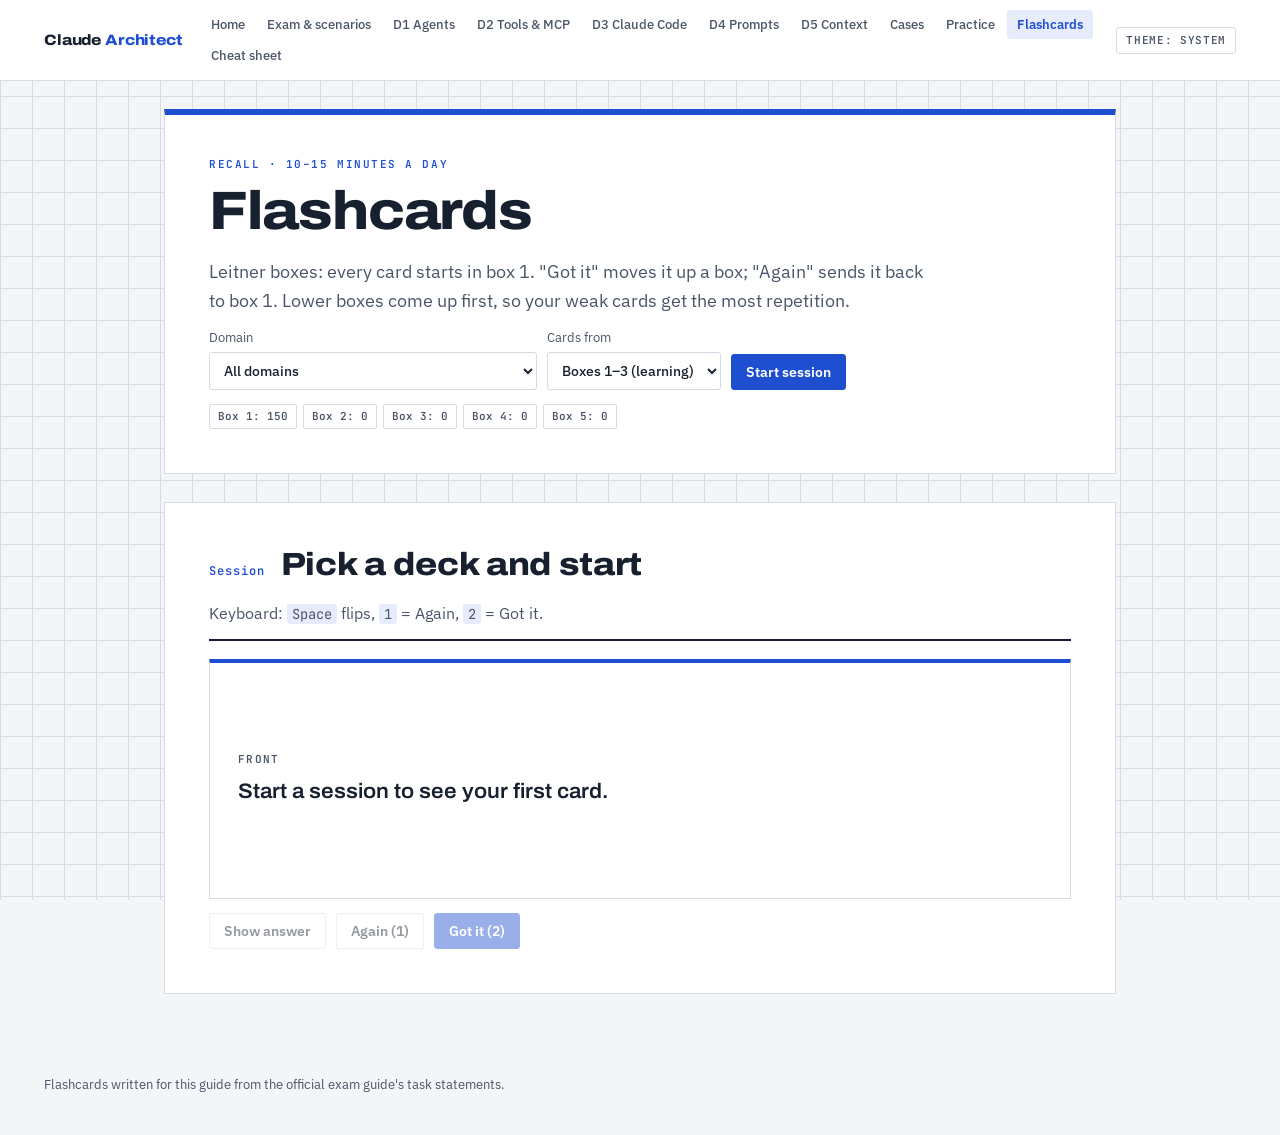
<file: flashcards.html>
<!doctype html>
<html lang="en">
<head>
<meta charset="utf-8">
<meta name="viewport" content="width=device-width, initial-scale=1">
<title>Flashcards</title>
<link rel="preconnect" href="https://fonts.googleapis.com">
<link rel="preconnect" href="https://fonts.gstatic.com" crossorigin>
<link rel="stylesheet" href="https://fonts.googleapis.com/css2?family=Archivo:wdth,wght@100,500;112,600;112,800&family=IBM+Plex+Sans:ital,wght@0,400;0,500;0,600;1,400&family=JetBrains+Mono:wght@400;600&display=swap">
<link rel="stylesheet" href="assets/css/style.css">
</head>
<body data-base="" data-page="flash">
<div class="shell wide">
<main>
<section class="sheet hero">
  <p class="eyebrow">Recall · 10–15 minutes a day</p>
  <h1>Flashcards</h1>
  <p class="lede">Leitner boxes: every card starts in box 1. "Got it" moves it up a box; "Again" sends it back to box 1. Lower boxes come up first, so your weak cards get the most repetition.</p>
  <div class="row">
    <label class="field">Domain<select id="fc-dom"><option value="">All domains</option></select></label>
    <label class="field">Cards from<select id="fc-box"><option value="3">Boxes 1–3 (learning)</option><option value="5">All boxes</option><option value="1">Box 1 only</option></select></label>
    <button class="btn" type="button" id="fc-go" style="align-self:end">Start session</button>
  </div>
  <div class="boxes" id="fc-boxes" style="margin-top:14px"></div>
</section>

<section class="sheet" id="session">
  <div class="sec-head"><span class="tag" id="fc-meta">Session</span><h2 class="sec" id="fc-progress">Pick a deck and start</h2>
  <p>Keyboard: <code>Space</code> flips, <code>1</code> = Again, <code>2</code> = Got it.</p></div>
  <div class="flash"><div class="flash-card" id="fc-card">
    <span class="face-lbl" id="fc-lbl">Front</span>
    <div class="front" id="fc-front">Start a session to see your first card.</div>
    <div class="back" id="fc-back" hidden></div>
  </div></div>
  <div class="row" style="margin-top:14px">
    <button class="btn ghost" type="button" id="fc-flip" disabled>Show answer</button>
    <button class="btn ghost" type="button" id="fc-again" disabled>Again (1)</button>
    <button class="btn" type="button" id="fc-good" disabled>Got it (2)</button>
  </div>
</section>
</main>
</div>
<footer class="footer">Flashcards written for this guide from the official exam guide's task statements.</footer>
<script src="assets/js/data/flashcards.js"></script>
<script src="assets/js/app.js"></script>
<script>
(function () {
  const { store, shuffle, DOM } = window.CCA;
  const cards = window.FLASHCARDS || [];
  const $ = (id) => document.getElementById(id);
  for (let d = 1; d <= 5; d++) $("fc-dom").insertAdjacentHTML("beforeend", `<option value="${d}">D${d} · ${DOM[d]}</option>`);
  const boxOf = (c) => Math.max(1, store.get("fc:" + c.id, { box: 1 }).box || 1);

  function paintBoxes() {
    const dom = +$("fc-dom").value || null;
    const counts = [0, 0, 0, 0, 0];
    cards.filter((c) => !dom || c.domain === dom).forEach((c) => counts[boxOf(c) - 1]++);
    $("fc-boxes").innerHTML = counts.map((n, i) => `<span>Box ${i + 1}: ${n}</span>`).join("");
  }

  let queue = [], cur = null, flipped = false, seen = 0, total = 0;
  function next() {
    cur = queue.shift();
    flipped = false;
    $("fc-back").hidden = true;
    $("fc-lbl").textContent = "Front";
    if (!cur) {
      $("fc-front").textContent = "Session complete. Start another, or come back tomorrow.";
      $("fc-progress").textContent = `Done: ${seen} cards reviewed`;
      ["fc-flip", "fc-again", "fc-good"].forEach((id) => ($(id).disabled = true));
      paintBoxes();
      return;
    }
    $("fc-meta").textContent = `D${cur.domain} · box ${boxOf(cur)}`;
    $("fc-progress").textContent = `Card ${seen + 1} of ${total}`;
    $("fc-front").innerHTML = cur.front;
    $("fc-back").innerHTML = cur.back;
    $("fc-flip").disabled = false;
    $("fc-again").disabled = true;
    $("fc-good").disabled = true;
  }
  function flip() {
    if (!cur || flipped) return;
    flipped = true;
    $("fc-back").hidden = false;
    $("fc-lbl").textContent = "Front → answer";
    $("fc-flip").disabled = true;
    $("fc-again").disabled = false;
    $("fc-good").disabled = false;
  }
  function grade(ok) {
    if (!cur || !flipped) return;
    const box = ok ? Math.min(5, boxOf(cur) + 1) : 1;
    store.set("fc:" + cur.id, { box, t: Date.now() });
    if (!ok) queue.splice(Math.min(queue.length, 4), 0, cur);   // see it again soon
    else seen++;
    next();
  }
  $("fc-go").addEventListener("click", () => {
    const dom = +$("fc-dom").value || null, maxBox = +$("fc-box").value;
    const pool = cards.filter((c) => (!dom || c.domain === dom) && boxOf(c) <= maxBox);
    queue = shuffle(pool).sort((a, b) => boxOf(a) - boxOf(b)).slice(0, 30);
    total = queue.length; seen = 0;
    next();
  });
  $("fc-flip").addEventListener("click", flip);
  $("fc-again").addEventListener("click", () => grade(false));
  $("fc-good").addEventListener("click", () => grade(true));
  $("fc-dom").addEventListener("change", paintBoxes);
  document.addEventListener("keydown", (e) => {
    if (e.target.closest("select, input")) return;
    if (e.code === "Space") { e.preventDefault(); flip(); }
    if (e.key === "1") grade(false);
    if (e.key === "2") grade(true);
  });
  paintBoxes();
})();
</script>
</body>
</html>
</file>
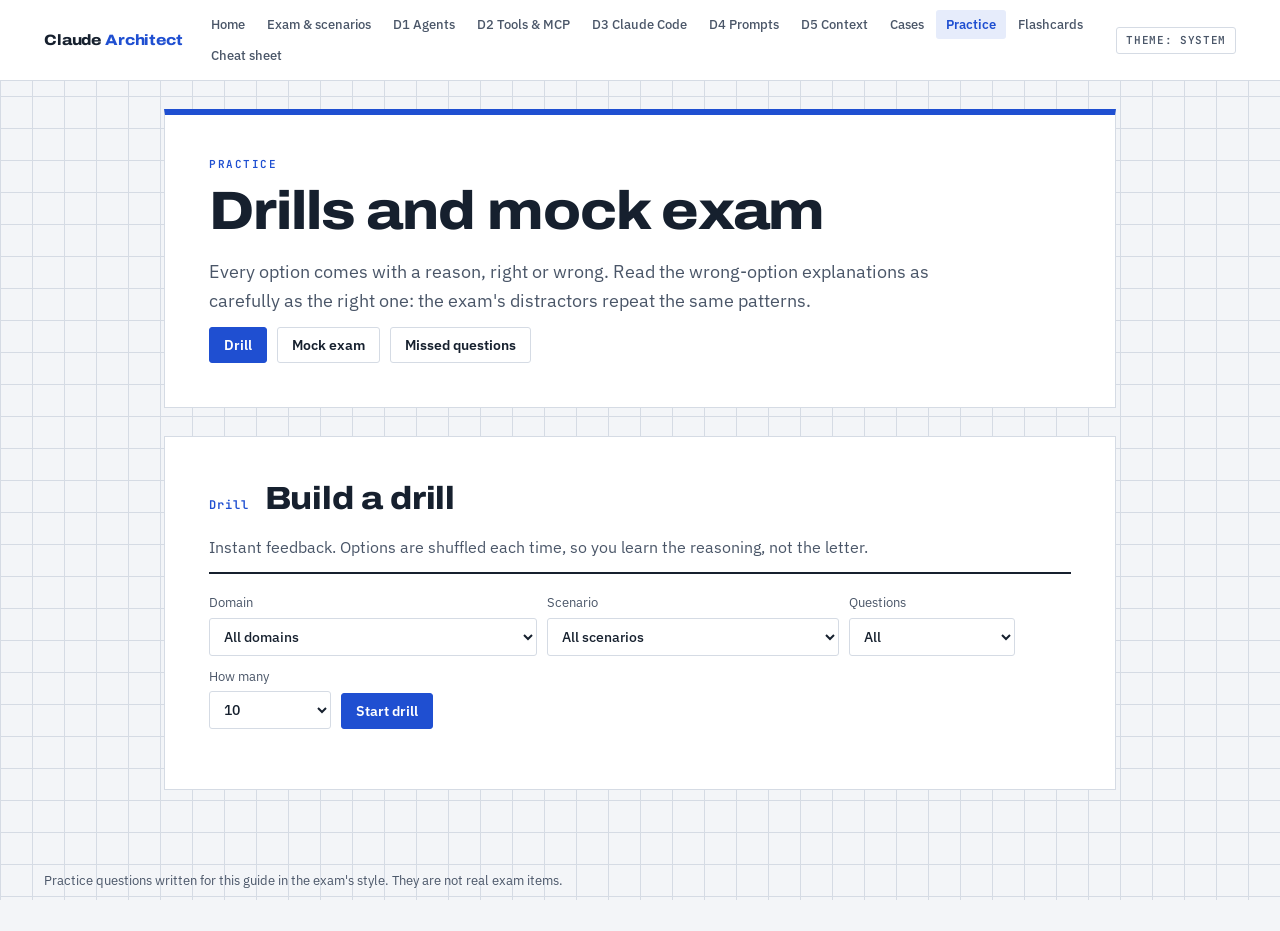
<file: practice.html>
<!doctype html>
<html lang="en">
<head>
<meta charset="utf-8">
<meta name="viewport" content="width=device-width, initial-scale=1">
<title>Practice & Mock Exam</title>
<link rel="preconnect" href="https://fonts.googleapis.com">
<link rel="preconnect" href="https://fonts.gstatic.com" crossorigin>
<link rel="stylesheet" href="https://fonts.googleapis.com/css2?family=Archivo:wdth,wght@100,500;112,600;112,800&family=IBM+Plex+Sans:ital,wght@0,400;0,500;0,600;1,400&family=JetBrains+Mono:wght@400;600&display=swap">
<link rel="stylesheet" href="assets/css/style.css">
</head>
<body data-base="" data-page="practice">
<div class="shell wide">
<main>

<section class="sheet hero">
  <p class="eyebrow">Practice</p>
  <h1>Drills and mock exam</h1>
  <p class="lede">Every option comes with a reason, right or wrong. Read the wrong-option explanations as carefully as the right one: the exam's distractors repeat the same patterns.</p>
  <div class="row" role="tablist">
    <button class="btn" type="button" data-tab="drill" id="tab-drill">Drill</button>
    <button class="btn ghost" type="button" data-tab="mock" id="tab-mock">Mock exam</button>
    <button class="btn ghost" type="button" data-tab="missed" id="tab-missed">Missed questions</button>
  </div>
</section>

<!-- Drill -->
<section class="sheet" id="drill">
  <div class="sec-head"><span class="tag">Drill</span><h2 class="sec">Build a drill</h2>
  <p>Instant feedback. Options are shuffled each time, so you learn the reasoning, not the letter.</p></div>
  <div class="row">
    <label class="field">Domain<select id="f-dom"><option value="">All domains</option></select></label>
    <label class="field">Scenario<select id="f-scen"><option value="">All scenarios</option></select></label>
    <label class="field">Questions<select id="f-status">
      <option value="all">All</option><option value="new">Not attempted yet</option>
      <option value="missed">Last attempt wrong</option><option value="weak">Not yet right</option></select></label>
    <label class="field">How many<select id="f-n"><option>5</option><option selected>10</option><option>20</option><option value="999">All matching</option></select></label>
    <button class="btn" type="button" id="drill-go" style="align-self:end">Start drill</button>
  </div>
  <p class="score" id="drill-score" style="margin-top:16px"></p>
  <div id="drill-list"></div>
</section>

<!-- Mock -->
<section class="sheet" id="mock" hidden>
  <div class="sec-head"><span class="tag">Mock</span><h2 class="sec">Timed mock exam</h2>
  <p>Like the real format: 4 scenarios drawn at random, 15 questions each, 120 minutes, no feedback until you submit. Your attempt survives a page reload.</p></div>
  <div id="mock-setup">
    <ul>
      <li>Questions come from this guide's 120-question bank (20 per scenario), so a second mock will repeat questions. Treat mock #1 as the honest measurement.</li>
      <li>720 is a scaled score, not 72%. Aim for 80%+ here.</li>
      <li>Flag questions you want to revisit; the grid shows answered and flagged items.</li>
    </ul>
    <div class="row">
      <label class="field">Length<select id="m-len"><option value="full" selected>Full: 60 questions, 120 min</option><option value="half">Half: 30 questions (2 scenarios), 60 min</option></select></label>
      <button class="btn" type="button" id="mock-go" style="align-self:end">Start mock exam</button>
      <button class="btn ghost" type="button" id="mock-resume" style="align-self:end" hidden>Resume attempt in progress</button>
    </div>
  </div>
  <div id="mock-run" hidden>
    <div class="exam-bar">
      <span class="timer" id="m-timer">120:00</span>
      <span class="small" id="m-pos"></span>
      <div class="qgrid" id="m-grid"></div>
    </div>
    <div id="m-q" style="margin-top:16px"></div>
    <div class="row">
      <button class="btn ghost" type="button" id="m-prev">← Previous</button>
      <button class="btn ghost" type="button" id="m-flag">Flag</button>
      <button class="btn" type="button" id="m-next">Next →</button>
      <span style="flex:1"></span>
      <button class="btn ghost" type="button" id="m-submit">Submit exam</button>
    </div>
    <div class="call trap" id="m-confirm" hidden><b>Submit now?</b>
      <p id="m-confirm-text"></p>
      <div class="row"><button class="btn" type="button" id="m-yes">Submit</button><button class="btn ghost" type="button" id="m-no">Keep working</button></div></div>
  </div>
  <div id="mock-result" hidden></div>
</section>

<!-- Missed -->
<section class="sheet" id="missed" hidden>
  <div class="sec-head"><span class="tag">Review</span><h2 class="sec">Missed questions</h2>
  <p>Every question whose most recent attempt was wrong. Answer one correctly and it leaves this list.</p></div>
  <p class="score" id="missed-score"></p>
  <div id="missed-list"></div>
</section>

</main>
</div>
<footer class="footer">Practice questions written for this guide in the exam's style. They are not real exam items.</footer>
<script src="assets/js/data/questions-s1-s3.js"></script>
<script src="assets/js/data/questions-s2-s4.js"></script>
<script src="assets/js/data/questions-s5-s6.js"></script>
<script src="assets/js/app.js"></script>
<script>
(function () {
  const { store, renderQuestion, shuffle, recordAnswer, SCEN, DOM, LETTERS } = window.CCA;
  const bank = window.QBANK || [];
  const $ = (id) => document.getElementById(id);

  // ---------- Tabs ----------
  const TABS = ["drill", "mock", "missed"];
  function show(tab) {
    TABS.forEach((t) => {
      $(t).hidden = t !== tab;
      $("tab-" + t).className = "btn" + (t === tab ? "" : " ghost");
    });
    if (tab === "missed") renderMissed();
    if (tab === "mock") refreshMockSetup();
    try { history.replaceState(null, "", "#" + tab); } catch (e) {}
  }
  TABS.forEach((t) => $("tab-" + t).addEventListener("click", () => show(t)));

  // ---------- Drill ----------
  for (let d = 1; d <= 5; d++) $("f-dom").insertAdjacentHTML("beforeend", `<option value="${d}">D${d} · ${DOM[d]}</option>`);
  for (let s = 1; s <= 6; s++) $("f-scen").insertAdjacentHTML("beforeend", `<option value="${s}">S${s} · ${SCEN[s]}</option>`);
  let drillScore = { n: 0, c: 0, total: 0 };
  function paintDrill() {
    $("drill-score").textContent = drillScore.total
      ? `${drillScore.c} of ${drillScore.n} correct · ${drillScore.total - drillScore.n} left`
      : "";
  }
  $("drill-go").addEventListener("click", () => {
    const dom = +$("f-dom").value || null, scen = +$("f-scen").value || null, status = $("f-status").value, n = +$("f-n").value;
    let pool = bank.filter((q) => (!dom || q.domain === dom) && (!scen || q.scenario === scen));
    pool = pool.filter((q) => {
      const r = store.get("q:" + q.id, null);
      if (status === "new") return !r;
      if (status === "missed") return r && !r.last;
      if (status === "weak") return !r || !r.last;
      return true;
    });
    const picked = shuffle(pool).slice(0, n);
    const list = $("drill-list");
    list.innerHTML = "";
    drillScore = { n: 0, c: 0, total: picked.length };
    if (!picked.length) {
      list.innerHTML = `<p class="small">No questions match those filters. Try "All" or another domain.</p>`;
      paintDrill();
      return;
    }
    picked.forEach((q, i) => renderQuestion(q, list, {
      label: `Q${i + 1} of ${picked.length}`,
      onReveal: (ok) => { drillScore.n++; if (ok) drillScore.c++; paintDrill(); },
    }));
    paintDrill();
  });

  // ---------- Missed ----------
  function renderMissed() {
    const list = $("missed-list");
    list.innerHTML = "";
    const missed = bank.filter((q) => { const r = store.get("q:" + q.id, null); return r && !r.last; });
    $("missed-score").textContent = missed.length ? `${missed.length} question${missed.length > 1 ? "s" : ""} to revisit` : "Nothing here. Every question you've attempted was right on its latest try.";
    missed.forEach((q, i) => renderQuestion(q, list, { label: `Missed ${i + 1}` }));
  }

  // ---------- Mock exam ----------
  const MOCK_KEY = "mock:current";
  let M = null, timerId = null, current = null;

  function refreshMockSetup() {
    const saved = store.get(MOCK_KEY, null);
    $("mock-resume").hidden = !(saved && !saved.done);
    if (M && !M.done) { $("mock-setup").hidden = true; $("mock-run").hidden = false; }
  }

  function newMock(len) {
    const nScen = len === "half" ? 2 : 4;
    const scens = shuffle([1, 2, 3, 4, 5, 6]).slice(0, nScen).sort((a, b) => a - b);
    const items = [];
    scens.forEach((s) => {
      shuffle(bank.filter((q) => q.scenario === s)).slice(0, 15).forEach((q) => {
        items.push({ id: q.id, order: shuffle(q.options.map((_, i) => i)), sel: [], flag: false });
      });
    });
    return { scens, items, idx: 0, start: Date.now(), limit: nScen * 30 * 60, done: false };
  }
  const qById = (id) => bank.find((q) => q.id === id);
  const save = () => store.set(MOCK_KEY, M);

  function startRun() {
    $("mock-setup").hidden = true;
    $("mock-result").hidden = true;
    $("mock-run").hidden = false;
    buildGrid();
    showQ(M.idx);
    clearInterval(timerId);
    timerId = setInterval(tick, 1000);
    tick();
  }
  $("mock-go").addEventListener("click", () => { M = newMock($("m-len").value); save(); startRun(); });
  $("mock-resume").addEventListener("click", () => { M = store.get(MOCK_KEY, null); if (M) startRun(); });

  function tick() {
    const left = Math.max(0, M.limit - Math.floor((Date.now() - M.start) / 1000));
    const mm = String(Math.floor(left / 60)).padStart(2, "0"), ss = String(left % 60).padStart(2, "0");
    $("m-timer").textContent = `${mm}:${ss}`;
    $("m-timer").classList.toggle("low", left < 600);
    if (left === 0) finish();
  }
  function buildGrid() {
    const g = $("m-grid");
    g.innerHTML = "";
    M.items.forEach((it, i) => {
      const b = document.createElement("button");
      b.type = "button";
      b.textContent = i + 1;
      b.addEventListener("click", () => showQ(i));
      g.appendChild(b);
    });
    paintGrid();
  }
  function paintGrid() {
    [...$("m-grid").children].forEach((b, i) => {
      const it = M.items[i];
      b.className = (it.sel.length ? "ans " : "") + (it.flag ? "flag " : "") + (i === M.idx ? "cur" : "");
      b.title = `Q${i + 1}${it.flag ? " (flagged)" : ""}`;
    });
    const answered = M.items.filter((it) => it.sel.length).length;
    $("m-pos").textContent = `Question ${M.idx + 1} of ${M.items.length} · ${answered} answered · ${M.items.filter((i) => i.flag).length} flagged`;
    $("m-flag").textContent = M.items[M.idx].flag ? "Unflag" : "Flag";
  }
  function showQ(i) {
    M.idx = i; save();
    const it = M.items[i], q = qById(it.id);
    const host = $("m-q");
    host.innerHTML = "";
    const block = Math.floor(i / 15);
    current = renderQuestion(q, host, {
      mode: "exam", order: it.order, initial: it.sel,
      label: `Q${i + 1} · Scenario block ${block + 1} of ${M.scens.length}`,
      onSelect: (sel) => { it.sel = sel; save(); paintGrid(); },
    });
    $("m-prev").disabled = i === 0;
    $("m-next").disabled = i === M.items.length - 1;
    paintGrid();
    host.scrollIntoView({ block: "nearest" });
  }
  $("m-prev").addEventListener("click", () => M.idx > 0 && showQ(M.idx - 1));
  $("m-next").addEventListener("click", () => M.idx < M.items.length - 1 && showQ(M.idx + 1));
  $("m-flag").addEventListener("click", () => { M.items[M.idx].flag = !M.items[M.idx].flag; save(); paintGrid(); });
  $("m-submit").addEventListener("click", () => {
    const un = M.items.filter((it) => !it.sel.length).length, fl = M.items.filter((it) => it.flag).length;
    $("m-confirm-text").textContent = `${un} unanswered, ${fl} flagged. Unanswered questions count as wrong.`;
    $("m-confirm").hidden = false;
  });
  $("m-no").addEventListener("click", () => { $("m-confirm").hidden = true; });
  $("m-yes").addEventListener("click", () => { $("m-confirm").hidden = true; finish(); });

  function finish() {
    if (!M || M.done) return;
    clearInterval(timerId);
    M.done = true;
    const secs = Math.min(M.limit, Math.floor((Date.now() - M.start) / 1000));
    const byDom = {}, byScen = {};
    let c = 0;
    M.items.forEach((it) => {
      const q = qById(it.id);
      const ok = it.sel.length === q.answer.length && q.answer.every((a) => it.sel.includes(a));
      it.ok = ok;
      if (ok) c++;
      recordAnswer(q.id, ok);
      byDom[q.domain] = byDom[q.domain] || { n: 0, c: 0 }; byDom[q.domain].n++; if (ok) byDom[q.domain].c++;
      byScen[q.scenario] = byScen[q.scenario] || { n: 0, c: 0 }; byScen[q.scenario].n++; if (ok) byScen[q.scenario].c++;
    });
    const hist = store.get("mocks", []);
    hist.push({ t: Date.now(), n: M.items.length, c, byDom, byScen, scen: M.scens, secs });
    store.set("mocks", hist);
    save();
    showResult(c, byDom, byScen, secs);
  }

  function showResult(c, byDom, byScen, secs) {
    $("mock-run").hidden = true;
    const res = $("mock-result");
    res.hidden = false;
    const pct = Math.round(100 * c / M.items.length);
    const verdict = pct >= 80 ? "Comfortably in passing territory." : pct >= 70 ? "Borderline. Review your weakest domain before booking." : "Not there yet. Work the missed questions and the matching module sections.";
    const rows = (obj, label) => Object.keys(obj).sort().map((k) => {
      const v = obj[k], p = Math.round(100 * v.c / v.n);
      return `<tr><td>${label(k)}</td><td class="num">${v.c}/${v.n}</td><td class="num">${p}%</td><td style="width:40%"><div class="bar ${p >= 80 ? "ok" : p < 70 ? "warn" : ""}"><i style="width:${p}%"></i></div></td></tr>`;
    }).join("");
    res.innerHTML = `<div class="facts"><div><b>${pct}%</b><span>${c} of ${M.items.length} correct</span></div>
      <div><b>${Math.round(secs / 60)} min</b><span>time used</span></div>
      <div><b>${M.items.filter((i) => i.flag).length}</b><span>flagged</span></div></div>
      <p><strong>${verdict}</strong></p>
      <h4>By domain</h4><div class="tbl"><table><thead><tr><th>Domain</th><th>Score</th><th>%</th><th></th></tr></thead><tbody>${rows(byDom, (k) => "D" + k + " · " + DOM[k])}</tbody></table></div>
      <h4>By scenario</h4><div class="tbl"><table><thead><tr><th>Scenario</th><th>Score</th><th>%</th><th></th></tr></thead><tbody>${rows(byScen, (k) => "S" + k + " · " + SCEN[k])}</tbody></table></div>
      <div class="row"><button class="btn" type="button" id="r-wrong">Review wrong answers</button><button class="btn ghost" type="button" id="r-all">Review all 60</button><button class="btn ghost" type="button" id="r-new">New mock</button></div>
      <div id="r-list" style="margin-top:16px"></div>`;
    const review = (onlyWrong) => {
      const list = $("r-list");
      list.innerHTML = "";
      M.items.forEach((it, i) => {
        if (onlyWrong && it.ok) return;
        const ctl = renderQuestion(qById(it.id), list, { mode: "exam", order: it.order, initial: it.sel, label: `Q${i + 1}${it.flag ? " · flagged" : ""}` });
        ctl.reveal(true);
      });
    };
    $("r-wrong").addEventListener("click", () => review(true));
    $("r-all").addEventListener("click", () => review(false));
    $("r-new").addEventListener("click", () => { store.set(MOCK_KEY, null); M = null; res.hidden = true; $("mock-setup").hidden = false; refreshMockSetup(); });
  }

  // Restore an attempt in progress
  const saved = store.get(MOCK_KEY, null);
  if (saved && !saved.done) M = saved;
  const initial = (location.hash || "").replace("#", "");
  show(TABS.includes(initial) ? initial : "drill");
  if (M && !M.done && initial === "mock") startRun();
})();
</script>
</body>
</html>
</file>
<file: assets/css/style.css>
/* Claude Architect Study Guide
   Layout: blueprint sheet. Top bar for the site, sticky section index on the left of each module,
   one reading column of white "sheets" on a gridded ground. Callouts are typed by role. */

:root {
  --paper: #f3f5f8;
  --sheet: #ffffff;
  --ink: #16202e;
  --ink-2: #4a5668;
  --rule: #d5dbe4;
  --cobalt: #1f4fd1;
  --cobalt-soft: #e6ecfb;
  --amber: #a85d00;
  --amber-soft: #fbf0e1;
  --green: #1d7a4c;
  --green-soft: #e3f3ea;
  --red: #b3261e;
  --red-soft: #fbe7e5;
  --code-bg: #0f1724;
  --code-fg: #dbe3ee;
  --code-kw: #8fb3ff;
  --code-str: #9fd8a8;
  --code-com: #7d8aa0;
  --code-num: #ffc178;
  --code-attr: #f2a7d8;
  --code-title: #ffe08a;
  --f-display: "Archivo", "Helvetica Neue", Arial, sans-serif;
  --f-body: "IBM Plex Sans", -apple-system, "Segoe UI", sans-serif;
  --f-mono: "JetBrains Mono", ui-monospace, Menlo, Consolas, monospace;
}
@media (prefers-color-scheme: dark) {
  :root:not([data-theme="light"]) {
    --paper: #0d131c; --sheet: #131b27; --ink: #e3e9f2; --ink-2: #9aa7ba; --rule: #26324a;
    --cobalt: #7da2ff; --cobalt-soft: #18264a; --amber: #f0ad55; --amber-soft: #2d2114;
    --green: #5fcf94; --green-soft: #12291e; --red: #ff8a80; --red-soft: #33181a;
    --code-bg: #0a0f17; color-scheme: dark;
  }
}
:root[data-theme="dark"] {
  --paper: #0d131c; --sheet: #131b27; --ink: #e3e9f2; --ink-2: #9aa7ba; --rule: #26324a;
  --cobalt: #7da2ff; --cobalt-soft: #18264a; --amber: #f0ad55; --amber-soft: #2d2114;
  --green: #5fcf94; --green-soft: #12291e; --red: #ff8a80; --red-soft: #33181a;
  --code-bg: #0a0f17; color-scheme: dark;
}

* { box-sizing: border-box; }
html { scroll-behavior: smooth; scroll-padding-top: 72px; }
@media (prefers-reduced-motion: reduce) { html { scroll-behavior: auto; } }
body {
  margin: 0;
  background: var(--paper);
  color: var(--ink);
  font-family: var(--f-body);
  font-size: 16px;
  line-height: 1.62;
  background-image: linear-gradient(var(--rule) 1px, transparent 1px), linear-gradient(90deg, var(--rule) 1px, transparent 1px);
  background-size: 32px 32px;
  background-attachment: fixed;
}
img { max-width: 100%; }
[hidden] { display: none !important; }

/* ---------- Top bar ---------- */
.topbar {
  position: sticky; top: 0; z-index: 20;
  background: var(--sheet); border-bottom: 1px solid var(--rule);
}
.topbar-inner {
  max-width: 1240px; margin: 0 auto; padding: 10px 24px;
  display: flex; align-items: center; gap: 18px; flex-wrap: wrap;
}
.brand { font: 800 15px/1 var(--f-display); font-stretch: 112%; color: var(--ink); text-decoration: none; letter-spacing: -.01em; white-space: nowrap; }
.brand span { color: var(--cobalt); }
.topnav { display: flex; gap: 2px; flex-wrap: wrap; flex: 1; min-width: 0; }
.topnav a {
  font: 500 13px/1 var(--f-body); color: var(--ink-2); text-decoration: none;
  padding: 8px 10px; border-radius: 3px; white-space: nowrap;
}
.topnav a:hover, .topnav a:focus-visible { background: var(--cobalt-soft); color: var(--ink); outline: none; }
.topnav a[aria-current="page"] { color: var(--cobalt); background: var(--cobalt-soft); font-weight: 600; }
.theme-btn {
  all: unset; cursor: pointer; font: 600 11px/1 var(--f-mono); letter-spacing: .06em; text-transform: uppercase;
  color: var(--ink-2); border: 1px solid var(--rule); padding: 7px 9px; border-radius: 3px;
}
.theme-btn:focus-visible { outline: 2px solid var(--cobalt); outline-offset: 2px; }

/* ---------- Page shell ---------- */
.shell { display: grid; grid-template-columns: 240px minmax(0, 1fr); gap: 32px; max-width: 1240px; margin: 0 auto; padding: 28px 24px 80px; }
.shell.wide { grid-template-columns: minmax(0, 1fr); max-width: 1000px; }
nav.toc {
  position: sticky; top: 72px; align-self: start; max-height: calc(100vh - 96px); overflow: auto;
  background: var(--sheet); border: 1px solid var(--rule); padding: 18px 16px;
}
.toc h2 { font: 600 11px/1 var(--f-mono); letter-spacing: .12em; text-transform: uppercase; color: var(--ink-2); margin: 0 0 12px; }
.toc ol { list-style: none; margin: 0; padding: 0; display: flex; flex-direction: column; gap: 2px; }
.toc a { display: grid; grid-template-columns: 34px 1fr 14px; gap: 6px; color: var(--ink); text-decoration: none; font-size: 13.5px; line-height: 1.35; padding: 6px; border-radius: 3px; }
.toc a span:first-child { font: 600 11px/1.6 var(--f-mono); color: var(--cobalt); }
.toc a .tick { color: var(--green); font-size: 12px; }
.toc a:hover, .toc a:focus-visible { background: var(--cobalt-soft); outline: none; }
main { min-width: 0; display: flex; flex-direction: column; gap: 28px; }
.sheet { background: var(--sheet); border: 1px solid var(--rule); padding: clamp(20px, 4vw, 44px); min-width: 0; }
.hero { border-top: 6px solid var(--cobalt); }

/* ---------- Type ---------- */
.eyebrow { font: 600 11px/1 var(--f-mono); letter-spacing: .14em; text-transform: uppercase; color: var(--cobalt); margin: 0 0 14px; }
h1 { font-family: var(--f-display); font-weight: 800; font-stretch: 112%; font-size: clamp(32px, 5.4vw, 54px); line-height: 1.02; letter-spacing: -.02em; margin: 0 0 18px; text-wrap: balance; }
h2.sec { font-family: var(--f-display); font-weight: 800; font-stretch: 112%; font-size: clamp(24px, 3.4vw, 32px); line-height: 1.1; margin: 0 0 6px; text-wrap: balance; letter-spacing: -.01em; }
h3 { font-family: var(--f-display); font-weight: 600; font-stretch: 112%; font-size: 20px; line-height: 1.25; margin: 34px 0 10px; text-wrap: balance; }
h4 { font: 600 13px/1.3 var(--f-mono); letter-spacing: .06em; text-transform: uppercase; color: var(--ink-2); margin: 22px 0 8px; }
p, li { max-width: 74ch; }
p { margin: 0 0 12px; }
ul, ol { padding-left: 22px; margin: 0 0 14px; }
li { margin: 4px 0; }
a { color: var(--cobalt); }
code { font-family: var(--f-mono); font-size: .86em; background: var(--cobalt-soft); padding: 1px 5px; border-radius: 3px; overflow-wrap: anywhere; }
.lede { font-size: 18px; color: var(--ink-2); max-width: 66ch; }
.small { font-size: 14px; color: var(--ink-2); }
.sec-head { display: flex; flex-wrap: wrap; align-items: baseline; gap: 6px 16px; border-bottom: 2px solid var(--ink); padding-bottom: 12px; margin-bottom: 18px; }
.sec-head .tag { font: 600 12px/1 var(--f-mono); color: var(--cobalt); letter-spacing: .08em; }
.sec-head p { flex-basis: 100%; margin: 6px 0 0; color: var(--ink-2); }
.task-ref { font: 600 11px/1 var(--f-mono); color: var(--ink-2); border: 1px solid var(--rule); padding: 4px 6px; border-radius: 2px; letter-spacing: .04em; }

/* ---------- Chips and callouts ---------- */
.legend { display: flex; flex-wrap: wrap; gap: 10px; margin-top: 20px; }
.chip { font: 600 11.5px/1 var(--f-mono); letter-spacing: .06em; text-transform: uppercase; padding: 7px 10px; border-radius: 2px; border: 1px solid; }
.chip.c { color: var(--cobalt); border-color: var(--cobalt); background: var(--cobalt-soft); }
.chip.e { color: var(--green); border-color: var(--green); background: var(--green-soft); }
.chip.t { color: var(--amber); border-color: var(--amber); background: var(--amber-soft); }
.call { border-left: 4px solid; padding: 12px 16px; margin: 16px 0; border-radius: 0 3px 3px 0; }
.call > b:first-child { display: block; font: 600 11px/1 var(--f-mono); letter-spacing: .1em; text-transform: uppercase; margin-bottom: 8px; }
.call p:last-child, .call ul:last-child { margin-bottom: 0; }
.call.exam { border-color: var(--green); background: var(--green-soft); }
.call.exam > b:first-child { color: var(--green); }
.call.trap { border-color: var(--amber); background: var(--amber-soft); }
.call.trap > b:first-child { color: var(--amber); }
.call.note { border-color: var(--cobalt); background: var(--cobalt-soft); }
.call.note > b:first-child { color: var(--cobalt); }
.src { display: inline-block; font: 600 10.5px/1 var(--f-mono); letter-spacing: .06em; text-transform: uppercase; padding: 4px 6px; border-radius: 2px; border: 1px solid; margin-right: 6px; vertical-align: 1px; }
.src.o { color: var(--cobalt); border-color: var(--cobalt); background: var(--cobalt-soft); }
.src.c { color: var(--amber); border-color: var(--amber); background: var(--amber-soft); }

/* ---------- Code ---------- */
.codewrap { margin: 14px 0 18px; border: 1px solid var(--rule); background: var(--code-bg); border-radius: 3px; min-width: 0; }
.codewrap .fname { display: flex; justify-content: space-between; gap: 12px; font: 500 12px/1.2 var(--f-mono); color: var(--code-com); padding: 10px 14px; border-bottom: 1px solid #ffffff14; flex-wrap: wrap; }
.codewrap .fname b { color: var(--code-fg); font-weight: 600; }
pre.code { margin: 0; padding: 14px 16px; overflow-x: auto; font: 400 13px/1.6 var(--f-mono); color: var(--code-fg); tab-size: 2; }
pre.code code { background: none; padding: 0; font-size: inherit; overflow-wrap: normal; color: inherit; }
.hljs-keyword, .hljs-built_in, .hljs-literal, .hljs-type { color: var(--code-kw); }
.hljs-string, .hljs-template-string { color: var(--code-str); }
.hljs-comment { color: var(--code-com); font-style: italic; }
.hljs-number { color: var(--code-num); }
.hljs-attr, .hljs-attribute, .hljs-property, .hljs-meta, .hljs-decorator, .hljs-section, .hljs-selector-tag { color: var(--code-attr); }
.hljs-title, .hljs-title.function_ { color: var(--code-title); }
.hljs-variable, .hljs-params { color: var(--code-fg); }
pre.evidence { font: 400 12.5px/1.55 var(--f-mono); background: var(--paper); border: 1px solid var(--rule); padding: 12px 14px; overflow-x: auto; white-space: pre; margin: 12px 0; color: var(--ink); }

/* ---------- Tables, grids ---------- */
.tbl { overflow-x: auto; margin: 14px 0 18px; border: 1px solid var(--rule); }
table { border-collapse: collapse; width: 100%; font-size: 14px; min-width: 560px; }
th, td { text-align: left; vertical-align: top; padding: 9px 12px; border-bottom: 1px solid var(--rule); }
th { font: 600 11.5px/1.3 var(--f-mono); letter-spacing: .06em; text-transform: uppercase; color: var(--ink-2); background: var(--paper); }
tr:last-child td { border-bottom: none; }
td code { white-space: nowrap; }
td.num { font-family: var(--f-mono); font-variant-numeric: tabular-nums; white-space: nowrap; }
.two { display: grid; grid-template-columns: repeat(auto-fit, minmax(260px, 1fr)); gap: 14px; margin: 14px 0; }
.two > div { border: 1px solid var(--rule); padding: 14px 16px; min-width: 0; }
.two h4 { margin-top: 0; }
.good h4 { color: var(--green); } .bad h4 { color: var(--red); }
.tree { font: 13px/1.65 var(--f-mono); background: var(--paper); border: 1px solid var(--rule); padding: 14px 16px; overflow-x: auto; white-space: pre; margin: 14px 0; }
.tree .d { color: var(--ink-2); }
pre.mermaid { background: var(--sheet); border: 1px dashed var(--rule); padding: 16px; overflow-x: auto; margin: 14px 0 18px; text-align: center; font-size: 13px; }
.facts { display: grid; grid-template-columns: repeat(auto-fit, minmax(150px, 1fr)); gap: 12px; margin: 6px 0 18px; }
.facts > div { border: 1px solid var(--rule); border-top: 3px solid var(--cobalt); padding: 12px 14px; display: flex; flex-direction: column; gap: 4px; }
.facts b { font-family: var(--f-display); font-weight: 800; font-stretch: 112%; font-size: 28px; line-height: 1; font-variant-numeric: tabular-nums; }
.facts span { font-size: 13px; color: var(--ink-2); }
.recall { columns: 2 300px; column-gap: 28px; }
.recall li { break-inside: avoid; }
ul.hl { list-style: none; padding-left: 0; }
ul.hl li { padding: 7px 0; border-bottom: 1px dashed var(--rule); margin: 0; }
ul.hl li:last-child { border-bottom: none; }

/* Scenario cards */
.scen-grid { display: grid; grid-template-columns: repeat(auto-fit, minmax(min(100%, 420px), 1fr)); gap: 16px; margin: 20px 0; }
.scen { border: 1px solid var(--rule); padding: 18px 18px 8px; min-width: 0; display: flex; flex-direction: column; }
.scen h3 { margin: 2px 0 8px; }
.scen-n { font: 600 11px/1 var(--f-mono); letter-spacing: .12em; text-transform: uppercase; color: var(--cobalt); margin: 0; }
.scen .setup { font-size: 15px; }
.scen .doms { font: 500 12px/1.5 var(--f-mono); color: var(--green); background: var(--green-soft); padding: 6px 9px; border-radius: 2px; }
.scen h4 { margin-top: 10px; }
.scen li { font-size: 14.5px; }

/* ---------- Buttons and forms ---------- */
.btn {
  all: unset; box-sizing: border-box; cursor: pointer; display: inline-flex; align-items: center; gap: 8px;
  font: 600 14px/1 var(--f-body); padding: 10px 14px; border-radius: 3px;
  background: var(--cobalt); color: var(--sheet); border: 1px solid var(--cobalt);
}
.btn:hover { filter: brightness(1.08); }
.btn.ghost { background: transparent; color: var(--ink); border-color: var(--rule); }
.btn.ghost:hover { border-color: var(--cobalt); }
.btn[disabled] { opacity: .45; cursor: default; filter: none; }
.btn:focus-visible { outline: 2px solid var(--cobalt); outline-offset: 2px; }
.row { display: flex; flex-wrap: wrap; gap: 10px; align-items: center; }
.field { display: flex; flex-direction: column; gap: 4px; font-size: 13px; color: var(--ink-2); min-width: 0; }
.field select, .field input {
  font: 500 14px/1.2 var(--f-body); color: var(--ink); background: var(--sheet);
  border: 1px solid var(--rule); border-radius: 3px; padding: 8px 10px; min-width: 0;
}
.field select:focus-visible, .field input:focus-visible { outline: 2px solid var(--cobalt); outline-offset: 1px; }
.done-btn { margin-top: 22px; }
.done-btn.is-done { background: var(--green-soft); color: var(--green); border-color: var(--green); }

/* ---------- Questions ---------- */
.q { border: 1px solid var(--rule); padding: 18px; margin: 0 0 16px; background: var(--sheet); }
.q .qn { display: flex; flex-wrap: wrap; gap: 6px 12px; font: 600 11px/1.3 var(--f-mono); letter-spacing: .08em; color: var(--cobalt); text-transform: uppercase; margin-bottom: 10px; }
.q .qn .flag-on { color: var(--amber); }
.q p.stem { font-weight: 500; }
.q .pickn { font: 600 12px/1 var(--f-mono); color: var(--amber); margin: 0 0 4px; }
.opts { display: flex; flex-direction: column; gap: 8px; margin: 12px 0 0; }
.opts button {
  all: unset; box-sizing: border-box; display: grid; grid-template-columns: 28px 1fr; gap: 8px;
  padding: 10px 12px; border: 1px solid var(--rule); border-radius: 3px; cursor: pointer;
  font-size: 15px; line-height: 1.45; background: var(--sheet); color: var(--ink);
}
.opts button:hover { border-color: var(--cobalt); }
.opts button:focus-visible { outline: 2px solid var(--cobalt); outline-offset: 2px; }
.opts button > span:first-child { font: 600 13px/1.45 var(--f-mono); color: var(--ink-2); }
.opts button.sel { border-color: var(--cobalt); background: var(--cobalt-soft); }
.opts button.right { border-color: var(--green); background: var(--green-soft); }
.opts button.wrong { border-color: var(--red); background: var(--red-soft); }
.opts button.missed { border-color: var(--green); border-style: dashed; }
.opts button[disabled] { cursor: default; }
.opts .rat { grid-column: 2; font-size: 13.5px; color: var(--ink-2); margin-top: 4px; }
.why { margin-top: 12px; padding: 12px 14px; background: var(--paper); border-left: 3px solid var(--cobalt); font-size: 15px; }
.why b { font-family: var(--f-mono); font-size: 12px; letter-spacing: .06em; text-transform: uppercase; }
.q-actions { display: flex; gap: 10px; flex-wrap: wrap; margin-top: 12px; }
.score { font: 600 14px/1.4 var(--f-mono); color: var(--ink-2); margin: 0 0 16px; }
.quiz-embed { margin-top: 26px; border-top: 2px dashed var(--rule); padding-top: 18px; }
.quiz-embed > h4 { margin-top: 0; }

/* ---------- Dashboard ---------- */
.meters { display: grid; grid-template-columns: repeat(auto-fit, minmax(210px, 1fr)); gap: 14px; }
.meter { border: 1px solid var(--rule); padding: 14px 16px; min-width: 0; }
.meter .lbl { font: 600 11px/1.3 var(--f-mono); letter-spacing: .08em; text-transform: uppercase; color: var(--ink-2); }
.meter .val { font: 800 26px/1.1 var(--f-display); font-stretch: 112%; font-variant-numeric: tabular-nums; margin: 6px 0; }
.bar { height: 6px; background: var(--paper); border: 1px solid var(--rule); border-radius: 3px; overflow: hidden; }
.bar > i { display: block; height: 100%; background: var(--cobalt); }
.bar.ok > i { background: var(--green); }
.bar.warn > i { background: var(--amber); }
.plan { counter-reset: s; list-style: none; padding: 0; display: flex; flex-direction: column; gap: 10px; }
.plan li { counter-increment: s; display: grid; grid-template-columns: 44px 1fr auto; gap: 12px; align-items: start; border: 1px solid var(--rule); padding: 12px 14px; max-width: none; }
.plan li::before { content: counter(s, decimal-leading-zero); font: 800 20px/1 var(--f-display); font-stretch: 112%; color: var(--cobalt); }
.plan .dur { font: 600 12px/1.4 var(--f-mono); color: var(--ink-2); white-space: nowrap; }
.plan p { margin: 2px 0 0; font-size: 14.5px; color: var(--ink-2); }
.cards { display: grid; grid-template-columns: repeat(auto-fit, minmax(min(100%, 280px), 1fr)); gap: 14px; }
.card { border: 1px solid var(--rule); padding: 16px; text-decoration: none; color: var(--ink); display: flex; flex-direction: column; gap: 6px; min-width: 0; }
.card:hover, .card:focus-visible { border-color: var(--cobalt); outline: none; }
.card .k { font: 600 11px/1 var(--f-mono); letter-spacing: .1em; text-transform: uppercase; color: var(--cobalt); }
.card b { font: 600 17px/1.25 var(--f-display); font-stretch: 112%; }
.card span.d { font-size: 14px; color: var(--ink-2); }

/* ---------- Mock exam ---------- */
.exam-bar { position: sticky; top: 56px; z-index: 10; background: var(--sheet); border: 1px solid var(--rule); padding: 10px 14px; display: flex; flex-wrap: wrap; gap: 10px 18px; align-items: center; }
.timer { font: 700 18px/1 var(--f-mono); font-variant-numeric: tabular-nums; }
.timer.low { color: var(--red); }
.qgrid { display: flex; flex-wrap: wrap; gap: 4px; }
.qgrid button { all: unset; cursor: pointer; width: 28px; height: 26px; display: grid; place-items: center; font: 600 11px/1 var(--f-mono); border: 1px solid var(--rule); border-radius: 2px; color: var(--ink-2); }
.qgrid button.ans { background: var(--cobalt-soft); color: var(--cobalt); border-color: var(--cobalt); }
.qgrid button.flag { border-color: var(--amber); color: var(--amber); }
.qgrid button.cur { outline: 2px solid var(--ink); outline-offset: 1px; }
.qgrid button.r { background: var(--green-soft); color: var(--green); border-color: var(--green); }
.qgrid button.w { background: var(--red-soft); color: var(--red); border-color: var(--red); }

/* ---------- Flashcards ---------- */
.flash { perspective: 1200px; }
.flash-card {
  border: 1px solid var(--rule); background: var(--sheet); min-height: 240px; padding: 28px; display: flex; flex-direction: column; justify-content: center; gap: 12px;
  border-top: 4px solid var(--cobalt);
}
.flash-card .face-lbl { font: 600 11px/1 var(--f-mono); letter-spacing: .12em; text-transform: uppercase; color: var(--ink-2); }
.flash-card .front { font: 600 21px/1.35 var(--f-display); font-stretch: 105%; text-wrap: balance; }
.flash-card .back { font-size: 17px; border-top: 1px dashed var(--rule); padding-top: 12px; }
.boxes { display: flex; gap: 6px; flex-wrap: wrap; }
.boxes span { font: 600 11px/1 var(--f-mono); padding: 6px 8px; border: 1px solid var(--rule); border-radius: 2px; color: var(--ink-2); font-variant-numeric: tabular-nums; }

/* ---------- Cases ---------- */
.case { border: 1px solid var(--rule); padding: 20px; background: var(--sheet); }
.case .steps { display: flex; flex-direction: column; gap: 14px; margin-top: 12px; }
.step { border-left: 3px solid var(--cobalt); padding: 4px 0 4px 14px; }
.step .then { margin-top: 10px; padding: 10px 12px; background: var(--cobalt-soft); font-size: 15px; }
.case .lesson { margin-top: 14px; padding: 12px 14px; border: 1px solid var(--green); background: var(--green-soft); }
.case .lesson > b { font: 600 11px/1 var(--f-mono); letter-spacing: .1em; text-transform: uppercase; color: var(--green); display: block; margin-bottom: 8px; }

.footer { max-width: 1240px; margin: 0 auto; padding: 0 24px 40px; font-size: 13px; color: var(--ink-2); }

@media (max-width: 860px) {
  .shell { grid-template-columns: minmax(0, 1fr); padding: 16px 16px 60px; gap: 20px; }
  .topbar-inner { padding: 10px 16px; }
  nav.toc { position: static; max-height: none; }
  .toc ol { display: grid; grid-template-columns: repeat(auto-fill, minmax(150px, 1fr)); }
  .plan li { grid-template-columns: 34px 1fr; }
  .plan .dur { grid-column: 2; }
  .exam-bar { top: 0; position: static; }
  .footer { padding: 0 16px 40px; }
}
</file>
